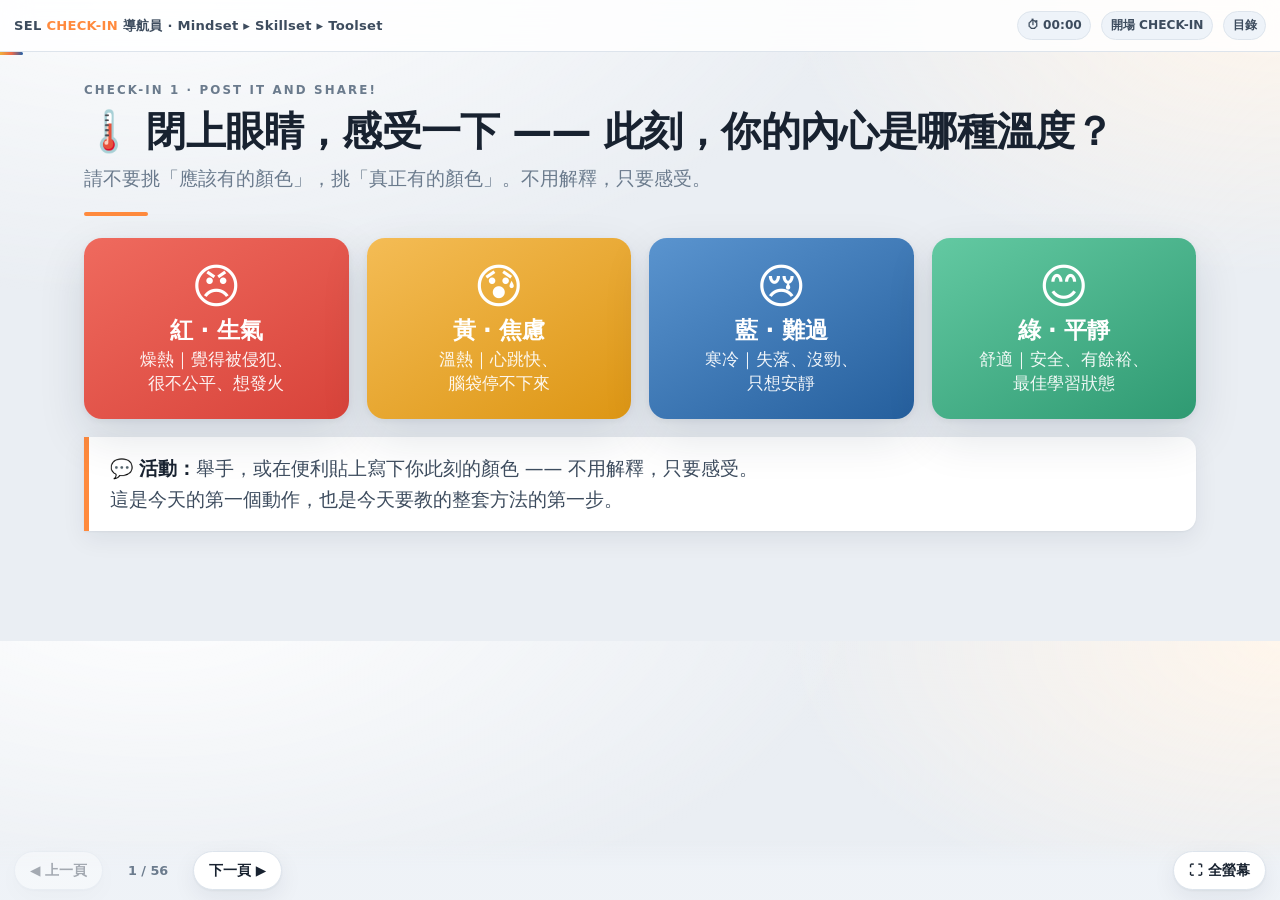
<file: index.html>
<!doctype html>
<html lang="zh-Hant">
<head>
<meta charset="utf-8">
<meta name="viewport" content="width=device-width,initial-scale=1,viewport-fit=cover">
<title>SEL Check-in 導航員 ｜ 鹿場國小教師工作坊（Mindset · Skillset · Toolset · 3 小時）</title>
<meta name="description" content="辰光國小 陳彥揚校長 · SEL Check-in 三小時教師工作坊：狀態先於內容、四大膠囊、COMBO 組合技、兩個分組小遊戲。">
<link rel="stylesheet" href="assets/style.css">
<style>
/* ===== 簡報骨架 ===== */
.topbar{position:fixed;inset:0 0 auto 0;height:52px;z-index:60;display:flex;align-items:center;
  gap:10px;padding:0 14px;background:rgba(255,255,255,.82);backdrop-filter:blur(14px);
  border-bottom:1px solid var(--line)}
.bar-title{font-weight:800;font-size:.82rem;letter-spacing:.02em;color:var(--ink2);white-space:nowrap;
  overflow:hidden;text-overflow:ellipsis}
.bar-title b{color:var(--dawn)}
.spacer{flex:1}
.chip{font-size:.76rem;font-weight:800;padding:.32em .7em;border-radius:999px;background:#eef3f9;
  color:var(--ink2);border:1px solid var(--line);cursor:pointer;white-space:nowrap}
.chip.live{background:var(--ink);color:#fff;border-color:var(--ink)}
.chip.warn{background:#fdece7;color:var(--relate-d);border-color:#f6c9bc}
.progress{position:fixed;top:52px;left:0;height:3px;background:linear-gradient(90deg,var(--energy),var(--relate),var(--mindful));
  z-index:61;transition:width .25s ease;border-radius:0 3px 3px 0}
.deck{padding-top:52px}
.slide{display:none;padding:clamp(18px,3.2vh,40px) 0 110px;animation:fade .32s ease both}
.slide.on{display:block}
@keyframes fade{from{opacity:0;transform:translateY(10px)}to{opacity:1;transform:none}}
.navbar{position:fixed;left:0;right:0;bottom:0;z-index:60;display:flex;align-items:center;gap:10px;
  padding:10px 14px calc(10px + env(safe-area-inset-bottom));
  background:linear-gradient(to top,rgba(238,242,247,.97) 55%,rgba(238,242,247,0));}
.nav-b{appearance:none;border:1px solid var(--line);background:#fff;color:var(--ink);cursor:pointer;
  font:inherit;font-weight:800;font-size:.85rem;border-radius:999px;padding:.55em 1.1em;box-shadow:var(--sh)}
.nav-b:disabled{opacity:.35;cursor:default}
.pageno{font-size:.8rem;font-weight:800;color:var(--muted);min-width:70px;text-align:center}

/* ===== 版面元件 ===== */
.eyebrow{font-size:.74rem;font-weight:900;letter-spacing:.18em;color:var(--muted);text-transform:uppercase;margin-bottom:.5em}
.h-slide{font-size:clamp(1.5rem,2.6vw + .5rem,2.5rem);font-weight:900;letter-spacing:-.02em}
.sub{color:var(--muted);font-size:.94em;margin-top:.35em;max-width:70ch}
.rule{height:4px;width:64px;border-radius:99px;background:var(--dawn);margin:.9em 0 1.1em}
.lead{font-size:1.06em;color:var(--ink2)}
.kicker{display:flex;align-items:baseline;gap:.6em;flex-wrap:wrap;margin-bottom:.2em}
.note{margin-top:clamp(14px,2vh,22px);background:#fff;border-left:5px solid var(--dawn);
  border-radius:0 14px 14px 0;padding:.85em 1.1em;box-shadow:var(--sh);font-size:.94em;color:var(--ink2)}
.note.blue{border-left-color:var(--mindful)} .note.green{border-left-color:var(--reflect)}
.note b{color:var(--ink)}
.cap{font-size:.78em;color:var(--muted);margin-top:.5em;text-align:center}

/* 色卡 */
.qc{border-radius:var(--r);padding:clamp(14px,1.8vw,22px);box-shadow:var(--sh);background:#fff;
  border-top:6px solid var(--line);position:relative;overflow:hidden}
.qc h4{font-size:1.05em;margin-bottom:.35em;display:flex;align-items:center;gap:.45em}
.qc .ico{width:1.9em;height:1.9em;border-radius:50%;display:grid;place-items:center;color:#fff;font-size:.85em;flex:none}
.qc p{font-size:.9em;color:var(--ink2);margin:0 0 .4em}
.qc .use{font-size:.82em;font-weight:700;border-radius:10px;padding:.45em .7em;margin-top:.55em}
.qc.energy{border-top-color:var(--energy)} .qc.energy .ico{background:var(--energy)} .qc.energy .use{background:#fdf3e0;color:var(--energy-d)}
.qc.mindful{border-top-color:var(--mindful)} .qc.mindful .ico{background:var(--mindful)} .qc.mindful .use{background:#e7eff8;color:var(--mindful-d)}
.qc.reflect{border-top-color:var(--reflect)} .qc.reflect .ico{background:var(--reflect)} .qc.reflect .use{background:#e4f6ee;color:var(--reflect-d)}
.qc.relate{border-top-color:var(--relate)} .qc.relate .ico{background:var(--relate)} .qc.relate .use{background:#fdece7;color:var(--relate-d)}

/* 步驟 */
.steps{display:grid;gap:12px;grid-template-columns:repeat(4,minmax(0,1fr))}
@media(max-width:860px){.steps{grid-template-columns:1fr}}
.step{background:#fff;border-radius:var(--r);padding:1em 1.05em;box-shadow:var(--sh);position:relative}
.step .n{font-size:.72rem;font-weight:900;letter-spacing:.1em;color:#fff;background:var(--ink);
  border-radius:999px;padding:.15em .7em;display:inline-block;margin-bottom:.5em}
.step h4{font-size:1em;margin-bottom:.3em}
.step p{font-size:.86em;color:var(--ink2);margin:0}
.step .say{margin-top:.5em;font-size:.84em;background:#f2f6fa;border-radius:10px;padding:.45em .65em;color:var(--mindful-d);font-weight:600}

/* 顏色 check-in */
.colors{display:grid;grid-template-columns:repeat(4,minmax(0,1fr));gap:clamp(10px,1.6vw,18px)}
@media(max-width:720px){.colors{grid-template-columns:repeat(2,1fr)}}
.col{border-radius:var(--r);padding:clamp(14px,2vw,24px);color:#fff;text-align:center;box-shadow:var(--sh-lg)}
.col .e{font-size:clamp(2rem,4vw,3rem);line-height:1}
.col h4{font-size:1.15em;margin:.25em 0 .1em}
.col small{opacity:.92;font-size:.84em;display:block;line-height:1.45}
.col.r{background:linear-gradient(150deg,#ef6a5e,#d8433a)}
.col.y{background:linear-gradient(150deg,#f4bc55,#dd9614)}
.col.b{background:linear-gradient(150deg,#5a94cf,#255f9d)}
.col.g{background:linear-gradient(150deg,#63c9a2,#2f9a72)}

/* 情緒溫度計示意圖 */
.thermo-wrap{display:flex;justify-content:center;padding:.6em 0 .2em}
.thermo{width:min(150px,40vw);border-radius:28px;overflow:hidden;box-shadow:var(--sh-lg);
  display:flex;flex-direction:column;background:#fff}
.ts{flex:1;display:flex;align-items:center;justify-content:center;color:#fff;font-weight:800;
  font-size:.86em;padding:1.1em .5em;text-align:center}

/* 時間軸 */
.tl{position:relative;padding-left:26px}
.tl:before{content:"";position:absolute;left:8px;top:6px;bottom:6px;width:2px;background:var(--line)}
.tl-i{position:relative;margin-bottom:.85em}
.tl-i:before{content:"";position:absolute;left:-22px;top:.55em;width:11px;height:11px;border-radius:50%;
  background:#fff;border:3px solid var(--dawn)}
.tl-i b{display:block;font-size:.95em}
.tl-i span{font-size:.86em;color:var(--muted)}

/* 大 QR 頁 */
.qrpage{display:grid;grid-template-columns:auto 1fr;gap:clamp(18px,3vw,44px);align-items:center}
@media(max-width:820px){.qrpage{grid-template-columns:1fr}}
.qrbox{background:#fff;padding:clamp(14px,2vw,22px);border-radius:22px;box-shadow:var(--sh-lg);display:grid;place-items:center;gap:10px}
.qrbox .u{font-size:.78rem;font-weight:800;color:var(--muted);word-break:break-all;text-align:center;max-width:280px}
.qrbox a.go{font-size:.82rem;font-weight:800;text-decoration:none;background:var(--ink);color:#fff;
  padding:.5em 1.2em;border-radius:999px}
.linkgrid{display:grid;gap:clamp(12px,1.6vw,18px);grid-template-columns:repeat(2,minmax(0,1fr))}
@media(max-width:820px){.linkgrid{grid-template-columns:1fr}}
.linkcard{background:#fff;border-radius:var(--r);box-shadow:var(--sh);padding:clamp(12px,1.6vw,18px);
  display:grid;grid-template-columns:auto 1fr;gap:clamp(12px,1.6vw,18px);align-items:center;border-top:5px solid var(--line)}
.linkcard .qrimg canvas{display:block}
.linkcard h4{font-size:1.02em;margin-bottom:.25em;display:flex;gap:.4em;align-items:center}
.linkcard .n{font-size:.72rem;font-weight:900;color:#fff;border-radius:999px;padding:.15em .6em;background:var(--ink);flex:none}
.linkcard p{font-size:.88em;color:var(--ink2);margin:0 0 .4em}
.linkcard .u{font-size:.72rem;font-weight:700;color:var(--muted);word-break:break-all;line-height:1.4}
.linkcard a.go{display:inline-block;margin-top:.45em;font-size:.78rem;font-weight:800;text-decoration:none;
  background:var(--ink);color:#fff;padding:.4em 1em;border-radius:999px}
.linkcard.e{border-top-color:var(--energy)} .linkcard.e .n{background:var(--energy-d)}
.linkcard.m{border-top-color:var(--mindful)} .linkcard.m .n{background:var(--mindful)}
.linkcard.g{border-top-color:var(--reflect)} .linkcard.g .n{background:var(--reflect-d)}
.linkcard.r{border-top-color:var(--relate)} .linkcard.r .n{background:var(--relate-d)}
@media(max-width:520px){.linkcard{grid-template-columns:1fr;justify-items:center;text-align:center}}
.bul{margin:0;padding-left:1.15em}
.bul li{margin-bottom:.4em;font-size:.94em;color:var(--ink2)}
.bul li b{color:var(--ink)}

/* 分隔頁 */
.divider{min-height:62vh;display:grid;place-content:center;text-align:center}
.divider .num{font-size:clamp(4rem,12vw,9rem);font-weight:900;color:#fff;
  text-shadow:0 6px 30px rgba(24,34,48,.14);letter-spacing:-.04em;line-height:.9}
.divider h2{font-size:clamp(1.8rem,4vw,3.2rem);font-weight:900;margin:.1em 0 .2em}
.divider p{color:var(--muted);max-width:60ch;margin:0 auto}
.divider .time{margin-top:1.2em;font-weight:800;color:var(--ink2);font-size:.95em}

/* 目錄 */
.menu{position:fixed;inset:0;z-index:80;background:rgba(20,30,44,.55);backdrop-filter:blur(6px);display:none}
.menu.on{display:block}
.menu-in{position:absolute;inset:auto 0 0 0;max-height:82vh;overflow:auto;background:var(--bg2);
  border-radius:22px 22px 0 0;padding:18px 16px calc(24px + env(safe-area-inset-bottom))}
.menu-in h3{font-size:1rem;margin-bottom:.7em}
.mrow{display:flex;gap:.6em;align-items:baseline;padding:.5em .6em;border-radius:10px;cursor:pointer;font-size:.9em}
.mrow:hover{background:#e8eef6}
.mrow.cur{background:var(--ink);color:#fff}
.mrow .mi{font-size:.75em;font-weight:900;color:var(--muted);min-width:2.2em}
.mrow.cur .mi{color:#cbd6e3}
.mrow .mt{font-size:.72em;color:var(--muted);margin-left:auto;white-space:nowrap}
.mrow.cur .mt{color:#cbd6e3}
.mrow.sec{font-weight:900;background:#e3eaf3}
.mrow.sec.cur{background:var(--ink)}
.print-hide{}
@media print{.topbar,.navbar,.progress,.menu{display:none!important}.slide{display:block!important;page-break-after:always}}
</style>
</head>
<body>

<div class="topbar">
  <div class="bar-title">SEL <b>CHECK-IN</b> 導航員 · Mindset ▸ Skillset ▸ Toolset</div>
  <div class="spacer"></div>
  <div class="chip" id="clock" title="點一下開始／暫停 3 小時計時">⏱ 00:00</div>
  <div class="chip" id="segchip" title="目前段落">開場</div>
  <div class="chip" id="menubtn">目錄</div>
</div>
<div class="progress" id="prog" style="width:0"></div>

<main class="deck" id="deck"></main>

<div class="navbar">
  <button class="nav-b" id="prev">◀ 上一頁</button>
  <div class="pageno" id="pageno">1 / 1</div>
  <button class="nav-b" id="next">下一頁 ▶</button>
  <div class="spacer"></div>
  <button class="nav-b" id="fs">⛶ 全螢幕</button>
</div>

<div class="menu" id="menu"><div class="menu-in"><h3>投影目錄 · 點選跳頁</h3><div id="mlist"></div></div></div>

<script src="assets/qr.js"></script>
<script src="assets/slides.js"></script>
<script>
(function(){
  var deck=document.getElementById('deck'), i=0, N=0;
  // 產生所有投影片
  deck.innerHTML = SLIDES.map(function(s,k){
    return '<section class="slide" data-i="'+k+'"><div class="wrap">'+s.html+'</div></section>';
  }).join('');
  var els=[].slice.call(deck.querySelectorAll('.slide')); N=els.length;

  // 目錄
  document.getElementById('mlist').innerHTML = SLIDES.map(function(s,k){
    return '<div class="mrow'+(s.sec?' sec':'')+'" data-k="'+k+'"><span class="mi">'+(k+1)+'</span><span>'+s.t+'</span><span class="mt">'+(s.time||'')+'</span></div>';
  }).join('');

  function show(k,push){
    k=Math.max(0,Math.min(N-1,k)); i=k;
    els.forEach(function(e,n){e.classList.toggle('on',n===k);});
    document.getElementById('pageno').textContent=(k+1)+' / '+N;
    document.getElementById('prog').style.width=((k+1)/N*100)+'%';
    document.getElementById('prev').disabled=(k===0);
    document.getElementById('next').disabled=(k===N-1);
    document.getElementById('segchip').textContent=SLIDES[k].part||'—';
    [].forEach.call(document.querySelectorAll('.mrow'),function(r){r.classList.toggle('cur',+r.dataset.k===k);});
    window.scrollTo(0,0);
    if(push!==false) history.replaceState(null,'','#s'+(k+1));
    // lazy QR（一頁可有多個）
    [].forEach.call(els[k].querySelectorAll('[data-qr]'),function(box){
      if(!box.dataset.done) drawQR(box);
    });
  }
  function baseURL(){
    var u=location.href.split('#')[0];
    return u.replace(/[^/]*$/,'');
  }
  function drawQR(box){
    var target=box.dataset.qr;
    var url = /^https?:/.test(target) ? target : baseURL()+target;
    var holder=box.querySelector('.qrimg');
    var base = box.dataset.size ? +box.dataset.size
             : Math.min(300, Math.max(190, window.innerWidth*0.42));
    QR.render(holder,url,{size:base});
    var u=box.querySelector('.u'); if(u) u.textContent=url.replace(/^https?:\/\//,'');
    var a=box.querySelector('a.go'); if(a) a.href=url;
    box.dataset.done='1';
  }
  document.getElementById('prev').onclick=function(){show(i-1);};
  document.getElementById('next').onclick=function(){show(i+1);};
  document.getElementById('menubtn').onclick=function(){document.getElementById('menu').classList.add('on');};
  document.getElementById('menu').onclick=function(e){
    var r=e.target.closest('.mrow');
    if(r){show(+r.dataset.k);}
    if(r||e.target.id==='menu') document.getElementById('menu').classList.remove('on');
  };
  document.getElementById('fs').onclick=function(){
    if(document.fullscreenElement) document.exitFullscreen();
    else document.documentElement.requestFullscreen&&document.documentElement.requestFullscreen();
  };
  document.addEventListener('keydown',function(e){
    if(e.target.matches('input,textarea')) return;
    if(e.key==='ArrowRight'||e.key==='PageDown'||e.key===' '){show(i+1);e.preventDefault();}
    if(e.key==='ArrowLeft'||e.key==='PageUp'){show(i-1);e.preventDefault();}
    if(e.key==='Home')show(0); if(e.key==='End')show(N-1);
    if(e.key==='m'||e.key==='M')document.getElementById('menu').classList.toggle('on');
  });
  var sx=0,sy=0;
  document.addEventListener('touchstart',function(e){sx=e.touches[0].clientX;sy=e.touches[0].clientY;},{passive:true});
  document.addEventListener('touchend',function(e){
    var dx=e.changedTouches[0].clientX-sx, dy=e.changedTouches[0].clientY-sy;
    if(Math.abs(dx)>70&&Math.abs(dx)>Math.abs(dy)*1.7){ show(dx<0?i+1:i-1); }
  },{passive:true});

  // 計時器
  var t0=null, acc=0, tick=null;
  function fmt(ms){var s=Math.floor(ms/1000);return String(Math.floor(s/60)).padStart(2,'0')+':'+String(s%60).padStart(2,'0');}
  var clock=document.getElementById('clock');
  clock.onclick=function(){
    if(tick){clearInterval(tick);tick=null;acc+=Date.now()-t0;clock.classList.remove('live');}
    else{t0=Date.now();clock.classList.add('live');
      tick=setInterval(function(){
        var ms=acc+(Date.now()-t0); clock.textContent='⏱ '+fmt(ms);
        clock.classList.toggle('warn', ms>180*60*1000);
      },1000);}
  };
  clock.ondblclick=function(){acc=0;t0=Date.now();clock.textContent='⏱ 00:00';};

  var h=(location.hash.match(/#s(\d+)/)||[])[1];
  show(h?(+h-1):0,false);
})();
</script>
</body>
</html>
</file>
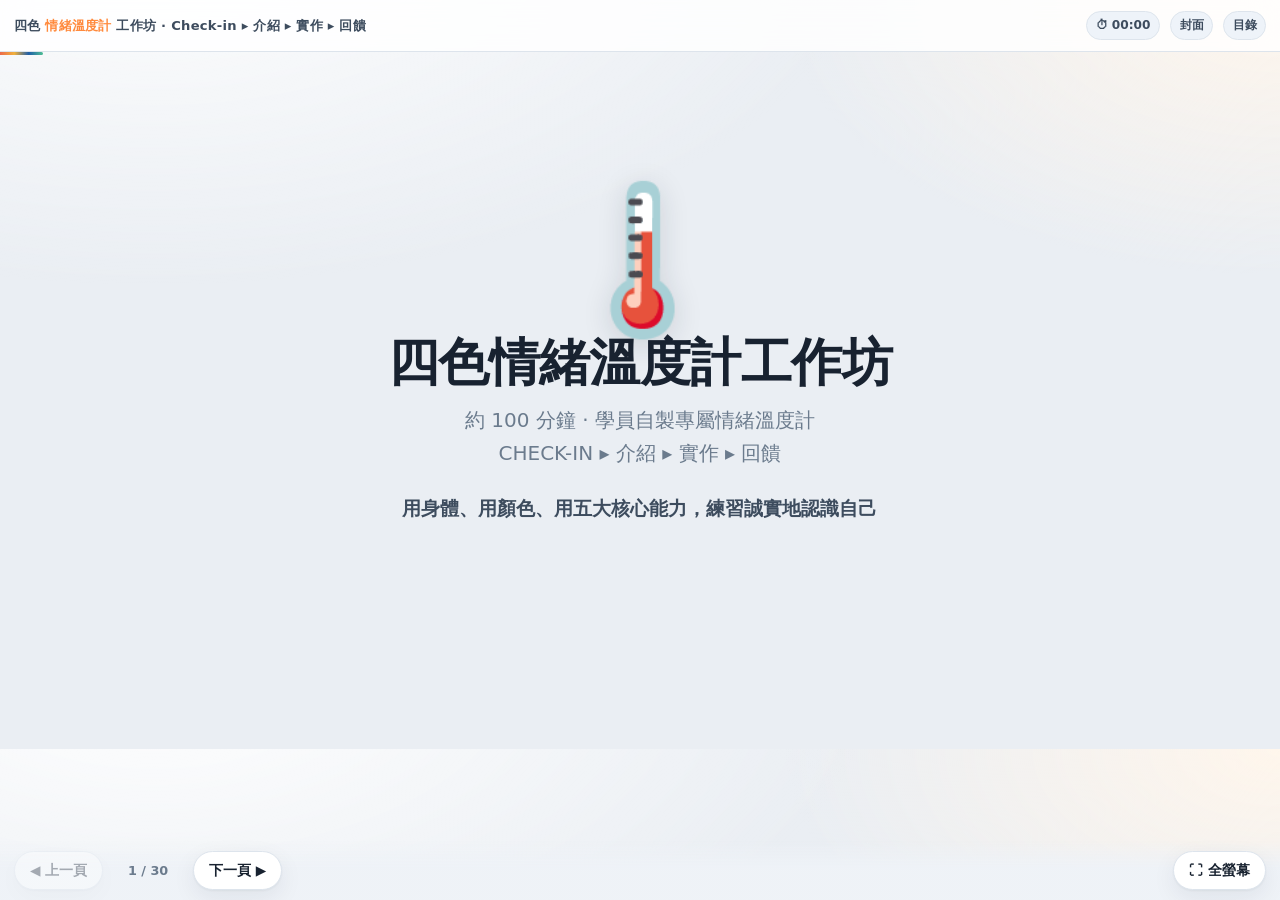
<file: 4colors/index.html>
<!doctype html>
<html lang="zh-Hant">
<head>
<meta charset="utf-8">
<meta name="viewport" content="width=device-width,initial-scale=1,viewport-fit=cover">
<title>四色情緒溫度計工作坊 ｜ 約 100 分鐘（Check-in · 介紹 · 實作 · 回饋）</title>
<meta name="description" content="約 100 分鐘四色情緒溫度計工作坊：CASEL 五大核心能力、命名情緒的心理學原理、身體訊號覺察、四色情緒語言、學員動手製作專屬情緒溫度計、社會覺察加碼活動、回饋收尾。獨立於主課程，可單獨連結使用。">
<link rel="stylesheet" href="assets/style.css">
<style>
/* ===== 簡報骨架（沿用 SEL Check-in 導航員的版型系統）===== */
.topbar{position:fixed;inset:0 0 auto 0;height:52px;z-index:60;display:flex;align-items:center;
  gap:10px;padding:0 14px;background:rgba(255,255,255,.82);backdrop-filter:blur(14px);
  border-bottom:1px solid var(--line)}
.bar-title{font-weight:800;font-size:.82rem;letter-spacing:.02em;color:var(--ink2);white-space:nowrap;
  overflow:hidden;text-overflow:ellipsis}
.bar-title b{color:var(--dawn)}
.spacer{flex:1}
.chip{font-size:.76rem;font-weight:800;padding:.32em .7em;border-radius:999px;background:#eef3f9;
  color:var(--ink2);border:1px solid var(--line);cursor:pointer;white-space:nowrap}
.chip.live{background:var(--ink);color:#fff;border-color:var(--ink)}
.chip.warn{background:#fdece7;color:var(--relate-d);border-color:#f6c9bc}
.progress{position:fixed;top:52px;left:0;height:3px;background:linear-gradient(90deg,var(--relate),var(--energy),var(--mindful),var(--reflect));
  z-index:61;transition:width .25s ease;border-radius:0 3px 3px 0}
.deck{padding-top:52px}
.slide{display:none;padding:clamp(18px,3.2vh,40px) 0 110px;animation:fade .32s ease both}
.slide.on{display:block}
@keyframes fade{from{opacity:0;transform:translateY(10px)}to{opacity:1;transform:none}}
.navbar{position:fixed;left:0;right:0;bottom:0;z-index:60;display:flex;align-items:center;gap:10px;
  padding:10px 14px calc(10px + env(safe-area-inset-bottom));
  background:linear-gradient(to top,rgba(238,242,247,.97) 55%,rgba(238,242,247,0));}
.nav-b{appearance:none;border:1px solid var(--line);background:#fff;color:var(--ink);cursor:pointer;
  font:inherit;font-weight:800;font-size:.85rem;border-radius:999px;padding:.55em 1.1em;box-shadow:var(--sh)}
.nav-b:disabled{opacity:.35;cursor:default}
.pageno{font-size:.8rem;font-weight:800;color:var(--muted);min-width:70px;text-align:center}

/* ===== 版面元件 ===== */
.eyebrow{font-size:.74rem;font-weight:900;letter-spacing:.18em;color:var(--muted);text-transform:uppercase;margin-bottom:.5em}
.h-slide{font-size:clamp(1.5rem,2.6vw + .5rem,2.5rem);font-weight:900;letter-spacing:-.02em}
.sub{color:var(--muted);font-size:.94em;margin-top:.35em;max-width:70ch}
.rule{height:4px;width:64px;border-radius:99px;background:var(--dawn);margin:.9em 0 1.1em}
.lead{font-size:1.06em;color:var(--ink2)}
.kicker{display:flex;align-items:baseline;gap:.6em;flex-wrap:wrap;margin-bottom:.2em}
.note{margin-top:clamp(14px,2vh,22px);background:#fff;border-left:5px solid var(--dawn);
  border-radius:0 14px 14px 0;padding:.85em 1.1em;box-shadow:var(--sh);font-size:.94em;color:var(--ink2)}
.note.blue{border-left-color:var(--mindful)} .note.green{border-left-color:var(--reflect)}
.note b{color:var(--ink)}
.cap{font-size:.78em;color:var(--muted);margin-top:.5em;text-align:center}

/* 色卡 */
.qc{border-radius:var(--r);padding:clamp(14px,1.8vw,22px);box-shadow:var(--sh);background:#fff;
  border-top:6px solid var(--line);position:relative;overflow:hidden}
.qc h4{font-size:1.05em;margin-bottom:.35em;display:flex;align-items:center;gap:.45em}
.qc .ico{width:1.9em;height:1.9em;border-radius:50%;display:grid;place-items:center;color:#fff;font-size:.85em;flex:none}
.qc p{font-size:.9em;color:var(--ink2);margin:0 0 .4em}
.qc .use{font-size:.82em;font-weight:700;border-radius:10px;padding:.45em .7em;margin-top:.55em}
.qc.energy{border-top-color:var(--energy)} .qc.energy .ico{background:var(--energy)} .qc.energy .use{background:#fdf3e0;color:var(--energy-d)}
.qc.mindful{border-top-color:var(--mindful)} .qc.mindful .ico{background:var(--mindful)} .qc.mindful .use{background:#e7eff8;color:var(--mindful-d)}
.qc.reflect{border-top-color:var(--reflect)} .qc.reflect .ico{background:var(--reflect)} .qc.reflect .use{background:#e4f6ee;color:var(--reflect-d)}
.qc.relate{border-top-color:var(--relate)} .qc.relate .ico{background:var(--relate)} .qc.relate .use{background:#fdece7;color:var(--relate-d)}
.qc.neutral{border-top-color:var(--dawn)} .qc.neutral .ico{background:var(--dawn)} .qc.neutral .use{background:#fff3ea;color:#b9601c}

/* 步驟 */
.steps{display:grid;gap:12px;grid-template-columns:repeat(4,minmax(0,1fr))}
@media(max-width:860px){.steps{grid-template-columns:1fr}}
.step{background:#fff;border-radius:var(--r);padding:1em 1.05em;box-shadow:var(--sh);position:relative}
.step .n{font-size:.72rem;font-weight:900;letter-spacing:.1em;color:#fff;background:var(--ink);
  border-radius:999px;padding:.15em .7em;display:inline-block;margin-bottom:.5em}
.step h4{font-size:1em;margin-bottom:.3em}
.step p{font-size:.86em;color:var(--ink2);margin:0}
.step .say{margin-top:.5em;font-size:.84em;background:#f2f6fa;border-radius:10px;padding:.45em .65em;color:var(--mindful-d);font-weight:600}

/* 顏色 check-in */
.colors{display:grid;grid-template-columns:repeat(4,minmax(0,1fr));gap:clamp(10px,1.6vw,18px)}
@media(max-width:720px){.colors{grid-template-columns:repeat(2,1fr)}}
.col{border-radius:var(--r);padding:clamp(14px,2vw,24px);color:#fff;text-align:center;box-shadow:var(--sh-lg)}
.col .e{font-size:clamp(2rem,4vw,3rem);line-height:1}
.col h4{font-size:1.15em;margin:.25em 0 .1em}
.col small{opacity:.92;font-size:.84em;display:block;line-height:1.45}
.col.r{background:linear-gradient(150deg,#ef6a5e,#d8433a)}
.col.y{background:linear-gradient(150deg,#f4bc55,#dd9614)}
.col.b{background:linear-gradient(150deg,#5a94cf,#255f9d)}
.col.g{background:linear-gradient(150deg,#63c9a2,#2f9a72)}

/* 情緒溫度計示意圖 */
.thermo-wrap{display:flex;justify-content:center;padding:.6em 0 .2em}
.thermo{width:min(150px,40vw);border-radius:28px;overflow:hidden;box-shadow:var(--sh-lg);
  display:flex;flex-direction:column;background:#fff}
.ts{flex:1;display:flex;align-items:center;justify-content:center;color:#fff;font-weight:800;
  font-size:.86em;padding:1.1em .5em;text-align:center}

/* 時間軸 */
.tl{position:relative;padding-left:26px}
.tl:before{content:"";position:absolute;left:8px;top:6px;bottom:6px;width:2px;background:var(--line)}
.tl-i{position:relative;margin-bottom:.85em}
.tl-i:before{content:"";position:absolute;left:-22px;top:.55em;width:11px;height:11px;border-radius:50%;
  background:#fff;border:3px solid var(--dawn)}
.tl-i b{display:block;font-size:.95em}
.tl-i span{font-size:.86em;color:var(--muted)}

/* 大 QR 頁 */
.qrpage{display:grid;grid-template-columns:auto 1fr;gap:clamp(18px,3vw,44px);align-items:center}
@media(max-width:820px){.qrpage{grid-template-columns:1fr}}
.qrbox{background:#fff;padding:clamp(14px,2vw,22px);border-radius:22px;box-shadow:var(--sh-lg);display:grid;place-items:center;gap:10px}
.qrbox .u{font-size:.78rem;font-weight:800;color:var(--muted);word-break:break-all;text-align:center;max-width:280px}
.qrbox a.go{font-size:.82rem;font-weight:800;text-decoration:none;background:var(--ink);color:#fff;
  padding:.5em 1.2em;border-radius:999px}
.bul{margin:0;padding-left:1.15em}
.bul li{margin-bottom:.4em;font-size:.94em;color:var(--ink2)}
.bul li b{color:var(--ink)}

/* 分隔頁 */
.divider{min-height:62vh;display:grid;place-content:center;text-align:center}
.divider .num{font-size:clamp(4rem,12vw,9rem);font-weight:900;color:#fff;
  text-shadow:0 6px 30px rgba(24,34,48,.14);letter-spacing:-.04em;line-height:.9}
.divider h2{font-size:clamp(1.8rem,4vw,3.2rem);font-weight:900;margin:.1em 0 .2em}
.divider p{color:var(--muted);max-width:60ch;margin:0 auto}
.divider .time{margin-top:1.2em;font-weight:800;color:var(--ink2);font-size:.95em}

/* 目錄 */
.menu{position:fixed;inset:0;z-index:80;background:rgba(20,30,44,.55);backdrop-filter:blur(6px);display:none}
.menu.on{display:block}
.menu-in{position:absolute;inset:auto 0 0 0;max-height:82vh;overflow:auto;background:var(--bg2);
  border-radius:22px 22px 0 0;padding:18px 16px calc(24px + env(safe-area-inset-bottom))}
.menu-in h3{font-size:1rem;margin-bottom:.7em}
.mrow{display:flex;gap:.6em;align-items:baseline;padding:.5em .6em;border-radius:10px;cursor:pointer;font-size:.9em}
.mrow:hover{background:#e8eef6}
.mrow.cur{background:var(--ink);color:#fff}
.mrow .mi{font-size:.75em;font-weight:900;color:var(--muted);min-width:2.2em}
.mrow.cur .mi{color:#cbd6e3}
.mrow .mt{font-size:.72em;color:var(--muted);margin-left:auto;white-space:nowrap}
.mrow.cur .mt{color:#cbd6e3}
.mrow.sec{font-weight:900;background:#e3eaf3}
.mrow.sec.cur{background:var(--ink)}
@media print{.topbar,.navbar,.progress,.menu{display:none!important}.slide{display:block!important;page-break-after:always}}
</style>
</head>
<body>

<div class="topbar">
  <div class="bar-title">四色 <b>情緒溫度計</b> 工作坊 · Check-in ▸ 介紹 ▸ 實作 ▸ 回饋</div>
  <div class="spacer"></div>
  <div class="chip" id="clock" title="點一下開始／暫停 100 分鐘計時">⏱ 00:00</div>
  <div class="chip" id="segchip" title="目前段落">開場</div>
  <div class="chip" id="menubtn">目錄</div>
</div>
<div class="progress" id="prog" style="width:0"></div>

<main class="deck" id="deck"></main>

<div class="navbar">
  <button class="nav-b" id="prev">◀ 上一頁</button>
  <div class="pageno" id="pageno">1 / 1</div>
  <button class="nav-b" id="next">下一頁 ▶</button>
  <div class="spacer"></div>
  <button class="nav-b" id="fs">⛶ 全螢幕</button>
</div>

<div class="menu" id="menu"><div class="menu-in"><h3>投影目錄 · 點選跳頁</h3><div id="mlist"></div></div></div>

<script src="assets/qr.js"></script>
<script src="assets/slides.js"></script>
<script>
(function(){
  var deck=document.getElementById('deck'), i=0, N=0;
  // 產生所有投影片
  deck.innerHTML = SLIDES.map(function(s,k){
    return '<section class="slide" data-i="'+k+'"><div class="wrap">'+s.html+'</div></section>';
  }).join('');
  var els=[].slice.call(deck.querySelectorAll('.slide')); N=els.length;

  // 目錄
  document.getElementById('mlist').innerHTML = SLIDES.map(function(s,k){
    return '<div class="mrow'+(s.sec?' sec':'')+'" data-k="'+k+'"><span class="mi">'+(k+1)+'</span><span>'+s.t+'</span><span class="mt">'+(s.time||'')+'</span></div>';
  }).join('');

  function show(k,push){
    k=Math.max(0,Math.min(N-1,k)); i=k;
    els.forEach(function(e,n){e.classList.toggle('on',n===k);});
    document.getElementById('pageno').textContent=(k+1)+' / '+N;
    document.getElementById('prog').style.width=((k+1)/N*100)+'%';
    document.getElementById('prev').disabled=(k===0);
    document.getElementById('next').disabled=(k===N-1);
    document.getElementById('segchip').textContent=SLIDES[k].part||'—';
    [].forEach.call(document.querySelectorAll('.mrow'),function(r){r.classList.toggle('cur',+r.dataset.k===k);});
    window.scrollTo(0,0);
    if(push!==false) history.replaceState(null,'','#s'+(k+1));
    // lazy QR（一頁可有多個）
    [].forEach.call(els[k].querySelectorAll('[data-qr]'),function(box){
      if(!box.dataset.done) drawQR(box);
    });
  }
  function baseURL(){
    var u=location.href.split('#')[0];
    return u.replace(/[^/]*$/,'');
  }
  function drawQR(box){
    var target=box.dataset.qr;
    var url = /^https?:/.test(target) ? target : baseURL()+target;
    var holder=box.querySelector('.qrimg');
    var base = box.dataset.size ? +box.dataset.size
             : Math.min(300, Math.max(190, window.innerWidth*0.42));
    QR.render(holder,url,{size:base});
    var u=box.querySelector('.u'); if(u) u.textContent=url.replace(/^https?:\/\//,'');
    var a=box.querySelector('a.go'); if(a) a.href=url;
    box.dataset.done='1';
  }
  document.getElementById('prev').onclick=function(){show(i-1);};
  document.getElementById('next').onclick=function(){show(i+1);};
  document.getElementById('menubtn').onclick=function(){document.getElementById('menu').classList.add('on');};
  document.getElementById('menu').onclick=function(e){
    var r=e.target.closest('.mrow');
    if(r){show(+r.dataset.k);}
    if(r||e.target.id==='menu') document.getElementById('menu').classList.remove('on');
  };
  document.getElementById('fs').onclick=function(){
    if(document.fullscreenElement) document.exitFullscreen();
    else document.documentElement.requestFullscreen&&document.documentElement.requestFullscreen();
  };
  document.addEventListener('keydown',function(e){
    if(e.target.matches('input,textarea')) return;
    if(e.key==='ArrowRight'||e.key==='PageDown'||e.key===' '){show(i+1);e.preventDefault();}
    if(e.key==='ArrowLeft'||e.key==='PageUp'){show(i-1);e.preventDefault();}
    if(e.key==='Home')show(0); if(e.key==='End')show(N-1);
    if(e.key==='m'||e.key==='M')document.getElementById('menu').classList.toggle('on');
  });
  var sx=0,sy=0;
  document.addEventListener('touchstart',function(e){sx=e.touches[0].clientX;sy=e.touches[0].clientY;},{passive:true});
  document.addEventListener('touchend',function(e){
    var dx=e.changedTouches[0].clientX-sx, dy=e.changedTouches[0].clientY-sy;
    if(Math.abs(dx)>70&&Math.abs(dx)>Math.abs(dy)*1.7){ show(dx<0?i+1:i-1); }
  },{passive:true});

  // 計時器（約 100 分鐘課程，超過即提示）
  var t0=null, acc=0, tick=null;
  function fmt(ms){var s=Math.floor(ms/1000);return String(Math.floor(s/60)).padStart(2,'0')+':'+String(s%60).padStart(2,'0');}
  var clock=document.getElementById('clock');
  clock.onclick=function(){
    if(tick){clearInterval(tick);tick=null;acc+=Date.now()-t0;clock.classList.remove('live');}
    else{t0=Date.now();clock.classList.add('live');
      tick=setInterval(function(){
        var ms=acc+(Date.now()-t0); clock.textContent='⏱ '+fmt(ms);
        clock.classList.toggle('warn', ms>100*60*1000);
      },1000);}
  };
  clock.ondblclick=function(){acc=0;t0=Date.now();clock.textContent='⏱ 00:00';};

  var h=(location.hash.match(/#s(\d+)/)||[])[1];
  show(h?(+h-1):0,false);
})();
</script>
</body>
</html>
</file>
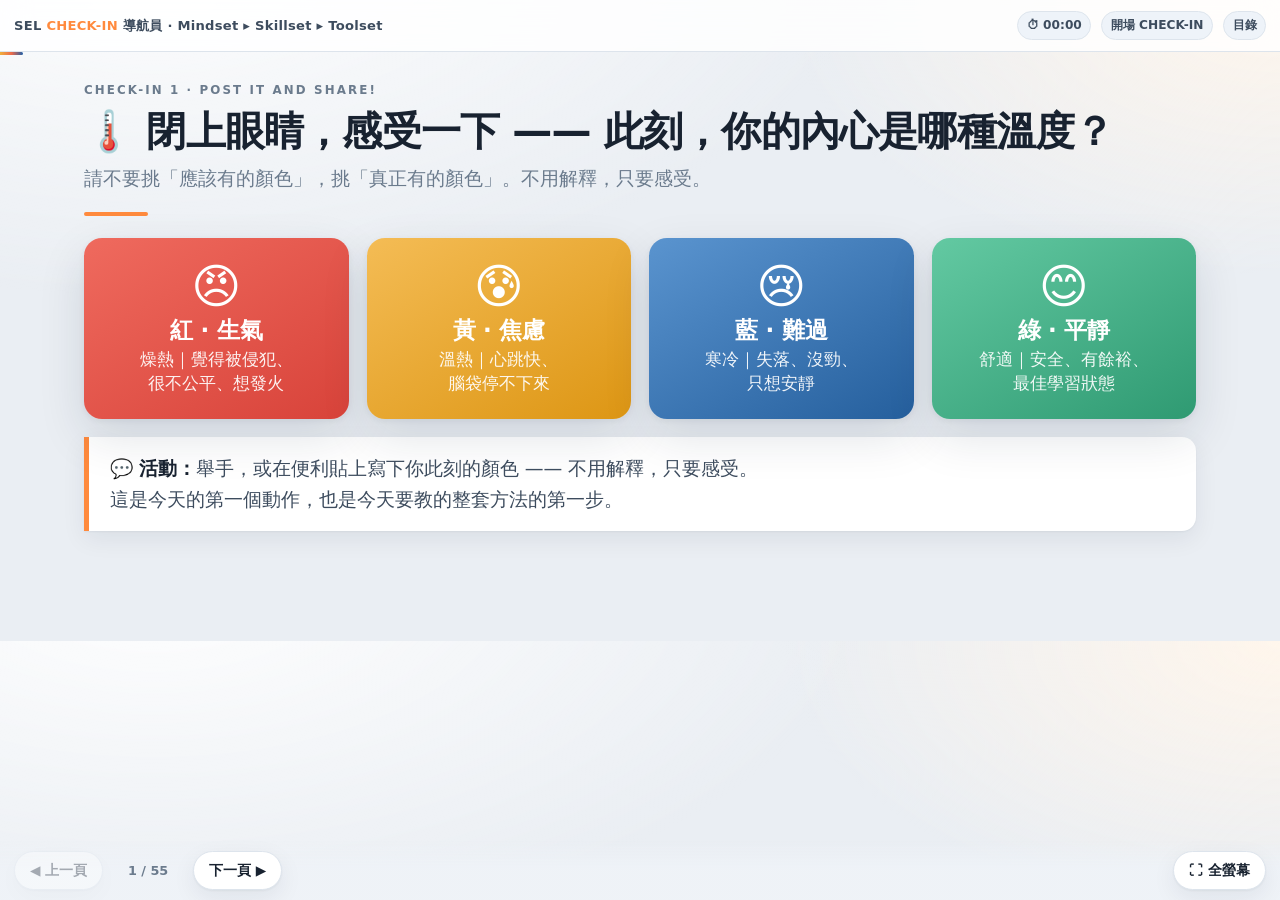
<file: sel-checkin/index.html>
<!doctype html>
<html lang="zh-Hant">
<head>
<meta charset="utf-8">
<meta name="viewport" content="width=device-width,initial-scale=1,viewport-fit=cover">
<title>SEL Check-in 導航員 ｜ 鹿場國小教師工作坊（Mindset · Skillset · Toolset · 3 小時）</title>
<meta name="description" content="辰光國小 陳彥揚校長 · SEL Check-in 三小時教師工作坊：狀態先於內容、四大膠囊、COMBO 組合技、兩個分組小遊戲。">
<link rel="stylesheet" href="assets/style.css">
<style>
/* ===== 簡報骨架 ===== */
.topbar{position:fixed;inset:0 0 auto 0;height:52px;z-index:60;display:flex;align-items:center;
  gap:10px;padding:0 14px;background:rgba(255,255,255,.82);backdrop-filter:blur(14px);
  border-bottom:1px solid var(--line)}
.bar-title{font-weight:800;font-size:.82rem;letter-spacing:.02em;color:var(--ink2);white-space:nowrap;
  overflow:hidden;text-overflow:ellipsis}
.bar-title b{color:var(--dawn)}
.spacer{flex:1}
.chip{font-size:.76rem;font-weight:800;padding:.32em .7em;border-radius:999px;background:#eef3f9;
  color:var(--ink2);border:1px solid var(--line);cursor:pointer;white-space:nowrap}
.chip.live{background:var(--ink);color:#fff;border-color:var(--ink)}
.chip.warn{background:#fdece7;color:var(--relate-d);border-color:#f6c9bc}
.progress{position:fixed;top:52px;left:0;height:3px;background:linear-gradient(90deg,var(--energy),var(--relate),var(--mindful));
  z-index:61;transition:width .25s ease;border-radius:0 3px 3px 0}
.deck{padding-top:52px}
.slide{display:none;padding:clamp(18px,3.2vh,40px) 0 110px;animation:fade .32s ease both}
.slide.on{display:block}
@keyframes fade{from{opacity:0;transform:translateY(10px)}to{opacity:1;transform:none}}
.navbar{position:fixed;left:0;right:0;bottom:0;z-index:60;display:flex;align-items:center;gap:10px;
  padding:10px 14px calc(10px + env(safe-area-inset-bottom));
  background:linear-gradient(to top,rgba(238,242,247,.97) 55%,rgba(238,242,247,0));}
.nav-b{appearance:none;border:1px solid var(--line);background:#fff;color:var(--ink);cursor:pointer;
  font:inherit;font-weight:800;font-size:.85rem;border-radius:999px;padding:.55em 1.1em;box-shadow:var(--sh)}
.nav-b:disabled{opacity:.35;cursor:default}
.pageno{font-size:.8rem;font-weight:800;color:var(--muted);min-width:70px;text-align:center}

/* ===== 版面元件 ===== */
.eyebrow{font-size:.74rem;font-weight:900;letter-spacing:.18em;color:var(--muted);text-transform:uppercase;margin-bottom:.5em}
.h-slide{font-size:clamp(1.5rem,2.6vw + .5rem,2.5rem);font-weight:900;letter-spacing:-.02em}
.sub{color:var(--muted);font-size:.94em;margin-top:.35em;max-width:70ch}
.rule{height:4px;width:64px;border-radius:99px;background:var(--dawn);margin:.9em 0 1.1em}
.lead{font-size:1.06em;color:var(--ink2)}
.kicker{display:flex;align-items:baseline;gap:.6em;flex-wrap:wrap;margin-bottom:.2em}
.note{margin-top:clamp(14px,2vh,22px);background:#fff;border-left:5px solid var(--dawn);
  border-radius:0 14px 14px 0;padding:.85em 1.1em;box-shadow:var(--sh);font-size:.94em;color:var(--ink2)}
.note.blue{border-left-color:var(--mindful)} .note.green{border-left-color:var(--reflect)}
.note b{color:var(--ink)}
.cap{font-size:.78em;color:var(--muted);margin-top:.5em;text-align:center}

/* 色卡 */
.qc{border-radius:var(--r);padding:clamp(14px,1.8vw,22px);box-shadow:var(--sh);background:#fff;
  border-top:6px solid var(--line);position:relative;overflow:hidden}
.qc h4{font-size:1.05em;margin-bottom:.35em;display:flex;align-items:center;gap:.45em}
.qc .ico{width:1.9em;height:1.9em;border-radius:50%;display:grid;place-items:center;color:#fff;font-size:.85em;flex:none}
.qc p{font-size:.9em;color:var(--ink2);margin:0 0 .4em}
.qc .use{font-size:.82em;font-weight:700;border-radius:10px;padding:.45em .7em;margin-top:.55em}
.qc.energy{border-top-color:var(--energy)} .qc.energy .ico{background:var(--energy)} .qc.energy .use{background:#fdf3e0;color:var(--energy-d)}
.qc.mindful{border-top-color:var(--mindful)} .qc.mindful .ico{background:var(--mindful)} .qc.mindful .use{background:#e7eff8;color:var(--mindful-d)}
.qc.reflect{border-top-color:var(--reflect)} .qc.reflect .ico{background:var(--reflect)} .qc.reflect .use{background:#e4f6ee;color:var(--reflect-d)}
.qc.relate{border-top-color:var(--relate)} .qc.relate .ico{background:var(--relate)} .qc.relate .use{background:#fdece7;color:var(--relate-d)}

/* 步驟 */
.steps{display:grid;gap:12px;grid-template-columns:repeat(4,minmax(0,1fr))}
@media(max-width:860px){.steps{grid-template-columns:1fr}}
.step{background:#fff;border-radius:var(--r);padding:1em 1.05em;box-shadow:var(--sh);position:relative}
.step .n{font-size:.72rem;font-weight:900;letter-spacing:.1em;color:#fff;background:var(--ink);
  border-radius:999px;padding:.15em .7em;display:inline-block;margin-bottom:.5em}
.step h4{font-size:1em;margin-bottom:.3em}
.step p{font-size:.86em;color:var(--ink2);margin:0}
.step .say{margin-top:.5em;font-size:.84em;background:#f2f6fa;border-radius:10px;padding:.45em .65em;color:var(--mindful-d);font-weight:600}

/* 顏色 check-in */
.colors{display:grid;grid-template-columns:repeat(4,minmax(0,1fr));gap:clamp(10px,1.6vw,18px)}
@media(max-width:720px){.colors{grid-template-columns:repeat(2,1fr)}}
.col{border-radius:var(--r);padding:clamp(14px,2vw,24px);color:#fff;text-align:center;box-shadow:var(--sh-lg)}
.col .e{font-size:clamp(2rem,4vw,3rem);line-height:1}
.col h4{font-size:1.15em;margin:.25em 0 .1em}
.col small{opacity:.92;font-size:.84em;display:block;line-height:1.45}
.col.r{background:linear-gradient(150deg,#ef6a5e,#d8433a)}
.col.y{background:linear-gradient(150deg,#f4bc55,#dd9614)}
.col.b{background:linear-gradient(150deg,#5a94cf,#255f9d)}
.col.g{background:linear-gradient(150deg,#63c9a2,#2f9a72)}

/* 時間軸 */
.tl{position:relative;padding-left:26px}
.tl:before{content:"";position:absolute;left:8px;top:6px;bottom:6px;width:2px;background:var(--line)}
.tl-i{position:relative;margin-bottom:.85em}
.tl-i:before{content:"";position:absolute;left:-22px;top:.55em;width:11px;height:11px;border-radius:50%;
  background:#fff;border:3px solid var(--dawn)}
.tl-i b{display:block;font-size:.95em}
.tl-i span{font-size:.86em;color:var(--muted)}

/* 大 QR 頁 */
.qrpage{display:grid;grid-template-columns:auto 1fr;gap:clamp(18px,3vw,44px);align-items:center}
@media(max-width:820px){.qrpage{grid-template-columns:1fr}}
.qrbox{background:#fff;padding:clamp(14px,2vw,22px);border-radius:22px;box-shadow:var(--sh-lg);display:grid;place-items:center;gap:10px}
.qrbox .u{font-size:.78rem;font-weight:800;color:var(--muted);word-break:break-all;text-align:center;max-width:280px}
.qrbox a.go{font-size:.82rem;font-weight:800;text-decoration:none;background:var(--ink);color:#fff;
  padding:.5em 1.2em;border-radius:999px}
.bul{margin:0;padding-left:1.15em}
.bul li{margin-bottom:.4em;font-size:.94em;color:var(--ink2)}
.bul li b{color:var(--ink)}

/* 分隔頁 */
.divider{min-height:62vh;display:grid;place-content:center;text-align:center}
.divider .num{font-size:clamp(4rem,12vw,9rem);font-weight:900;color:#fff;
  text-shadow:0 6px 30px rgba(24,34,48,.14);letter-spacing:-.04em;line-height:.9}
.divider h2{font-size:clamp(1.8rem,4vw,3.2rem);font-weight:900;margin:.1em 0 .2em}
.divider p{color:var(--muted);max-width:60ch;margin:0 auto}
.divider .time{margin-top:1.2em;font-weight:800;color:var(--ink2);font-size:.95em}

/* 目錄 */
.menu{position:fixed;inset:0;z-index:80;background:rgba(20,30,44,.55);backdrop-filter:blur(6px);display:none}
.menu.on{display:block}
.menu-in{position:absolute;inset:auto 0 0 0;max-height:82vh;overflow:auto;background:var(--bg2);
  border-radius:22px 22px 0 0;padding:18px 16px calc(24px + env(safe-area-inset-bottom))}
.menu-in h3{font-size:1rem;margin-bottom:.7em}
.mrow{display:flex;gap:.6em;align-items:baseline;padding:.5em .6em;border-radius:10px;cursor:pointer;font-size:.9em}
.mrow:hover{background:#e8eef6}
.mrow.cur{background:var(--ink);color:#fff}
.mrow .mi{font-size:.75em;font-weight:900;color:var(--muted);min-width:2.2em}
.mrow.cur .mi{color:#cbd6e3}
.mrow .mt{font-size:.72em;color:var(--muted);margin-left:auto;white-space:nowrap}
.mrow.cur .mt{color:#cbd6e3}
.mrow.sec{font-weight:900;background:#e3eaf3}
.mrow.sec.cur{background:var(--ink)}
.print-hide{}
@media print{.topbar,.navbar,.progress,.menu{display:none!important}.slide{display:block!important;page-break-after:always}}
</style>
</head>
<body>

<div class="topbar">
  <div class="bar-title">SEL <b>CHECK-IN</b> 導航員 · Mindset ▸ Skillset ▸ Toolset</div>
  <div class="spacer"></div>
  <div class="chip" id="clock" title="點一下開始／暫停 3 小時計時">⏱ 00:00</div>
  <div class="chip" id="segchip" title="目前段落">開場</div>
  <div class="chip" id="menubtn">目錄</div>
</div>
<div class="progress" id="prog" style="width:0"></div>

<main class="deck" id="deck"></main>

<div class="navbar">
  <button class="nav-b" id="prev">◀ 上一頁</button>
  <div class="pageno" id="pageno">1 / 1</div>
  <button class="nav-b" id="next">下一頁 ▶</button>
  <div class="spacer"></div>
  <button class="nav-b" id="fs">⛶ 全螢幕</button>
</div>

<div class="menu" id="menu"><div class="menu-in"><h3>投影目錄 · 點選跳頁</h3><div id="mlist"></div></div></div>

<script src="assets/qr.js"></script>
<script src="assets/slides.js"></script>
<script>
(function(){
  var deck=document.getElementById('deck'), i=0, N=0;
  // 產生所有投影片
  deck.innerHTML = SLIDES.map(function(s,k){
    return '<section class="slide" data-i="'+k+'"><div class="wrap">'+s.html+'</div></section>';
  }).join('');
  var els=[].slice.call(deck.querySelectorAll('.slide')); N=els.length;

  // 目錄
  document.getElementById('mlist').innerHTML = SLIDES.map(function(s,k){
    return '<div class="mrow'+(s.sec?' sec':'')+'" data-k="'+k+'"><span class="mi">'+(k+1)+'</span><span>'+s.t+'</span><span class="mt">'+(s.time||'')+'</span></div>';
  }).join('');

  function show(k,push){
    k=Math.max(0,Math.min(N-1,k)); i=k;
    els.forEach(function(e,n){e.classList.toggle('on',n===k);});
    document.getElementById('pageno').textContent=(k+1)+' / '+N;
    document.getElementById('prog').style.width=((k+1)/N*100)+'%';
    document.getElementById('prev').disabled=(k===0);
    document.getElementById('next').disabled=(k===N-1);
    document.getElementById('segchip').textContent=SLIDES[k].part||'—';
    [].forEach.call(document.querySelectorAll('.mrow'),function(r){r.classList.toggle('cur',+r.dataset.k===k);});
    window.scrollTo(0,0);
    if(push!==false) history.replaceState(null,'','#s'+(k+1));
    // lazy QR
    var box=els[k].querySelector('[data-qr]');
    if(box && !box.dataset.done){ drawQR(box); }
  }
  function baseURL(){
    var u=location.href.split('#')[0];
    return u.replace(/[^/]*$/,'');
  }
  function drawQR(box){
    var target=box.dataset.qr;
    var url = /^https?:/.test(target) ? target : baseURL()+target;
    var holder=box.querySelector('.qrimg');
    QR.render(holder,url,{size:Math.min(300, Math.max(190, window.innerWidth*0.42))});
    var u=box.querySelector('.u'); if(u) u.textContent=url.replace(/^https?:\/\//,'');
    var a=box.querySelector('a.go'); if(a) a.href=url;
    box.dataset.done='1';
  }
  document.getElementById('prev').onclick=function(){show(i-1);};
  document.getElementById('next').onclick=function(){show(i+1);};
  document.getElementById('menubtn').onclick=function(){document.getElementById('menu').classList.add('on');};
  document.getElementById('menu').onclick=function(e){
    var r=e.target.closest('.mrow');
    if(r){show(+r.dataset.k);}
    if(r||e.target.id==='menu') document.getElementById('menu').classList.remove('on');
  };
  document.getElementById('fs').onclick=function(){
    if(document.fullscreenElement) document.exitFullscreen();
    else document.documentElement.requestFullscreen&&document.documentElement.requestFullscreen();
  };
  document.addEventListener('keydown',function(e){
    if(e.target.matches('input,textarea')) return;
    if(e.key==='ArrowRight'||e.key==='PageDown'||e.key===' '){show(i+1);e.preventDefault();}
    if(e.key==='ArrowLeft'||e.key==='PageUp'){show(i-1);e.preventDefault();}
    if(e.key==='Home')show(0); if(e.key==='End')show(N-1);
    if(e.key==='m'||e.key==='M')document.getElementById('menu').classList.toggle('on');
  });
  var sx=0,sy=0;
  document.addEventListener('touchstart',function(e){sx=e.touches[0].clientX;sy=e.touches[0].clientY;},{passive:true});
  document.addEventListener('touchend',function(e){
    var dx=e.changedTouches[0].clientX-sx, dy=e.changedTouches[0].clientY-sy;
    if(Math.abs(dx)>70&&Math.abs(dx)>Math.abs(dy)*1.7){ show(dx<0?i+1:i-1); }
  },{passive:true});

  // 計時器
  var t0=null, acc=0, tick=null;
  function fmt(ms){var s=Math.floor(ms/1000);return String(Math.floor(s/60)).padStart(2,'0')+':'+String(s%60).padStart(2,'0');}
  var clock=document.getElementById('clock');
  clock.onclick=function(){
    if(tick){clearInterval(tick);tick=null;acc+=Date.now()-t0;clock.classList.remove('live');}
    else{t0=Date.now();clock.classList.add('live');
      tick=setInterval(function(){
        var ms=acc+(Date.now()-t0); clock.textContent='⏱ '+fmt(ms);
        clock.classList.toggle('warn', ms>180*60*1000);
      },1000);}
  };
  clock.ondblclick=function(){acc=0;t0=Date.now();clock.textContent='⏱ 00:00';};

  var h=(location.hash.match(/#s(\d+)/)||[])[1];
  show(h?(+h-1):0,false);
})();
</script>
</body>
</html>
</file>
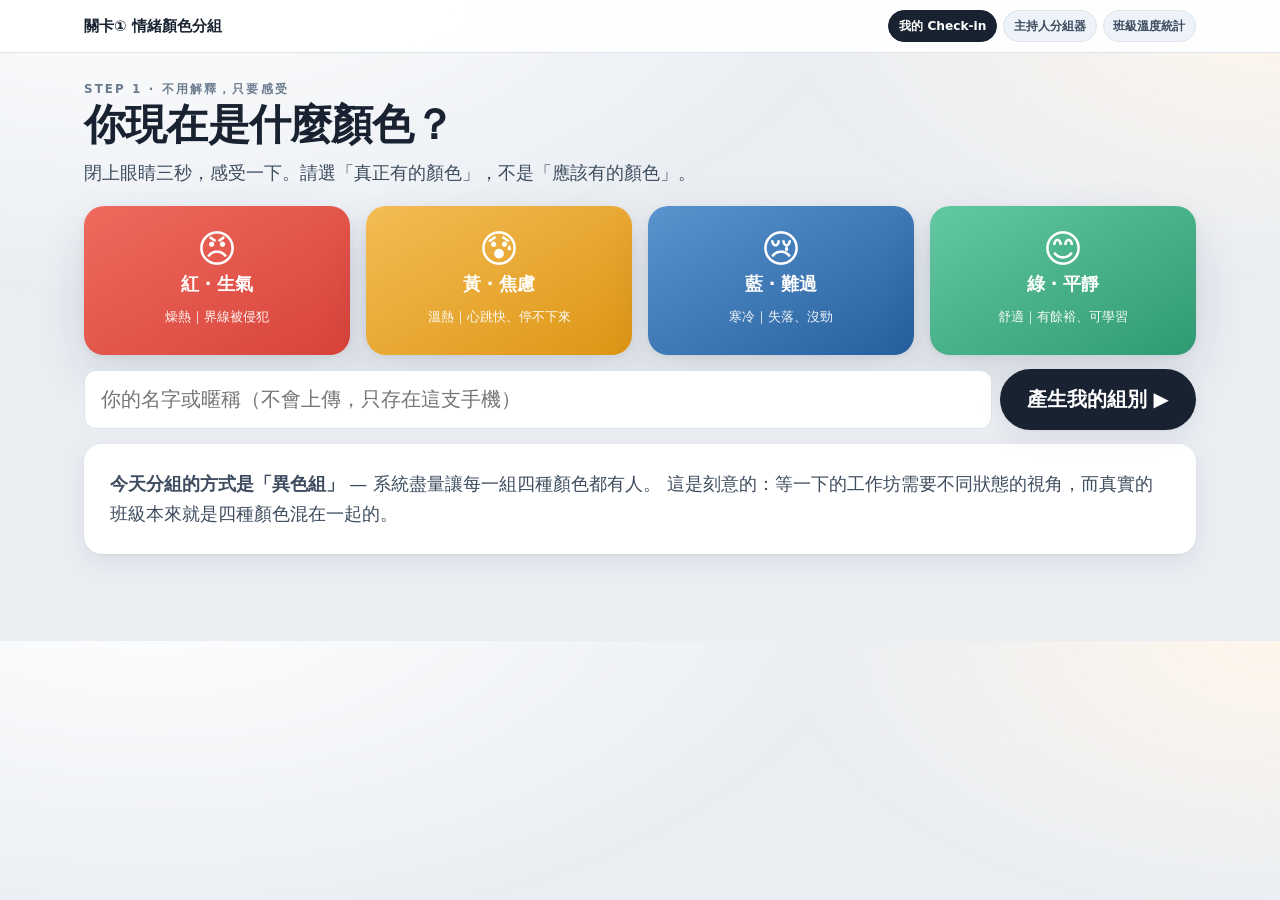
<file: g1.html>
<!doctype html>
<html lang="zh-Hant">
<head>
<meta charset="utf-8">
<meta name="viewport" content="width=device-width,initial-scale=1,viewport-fit=cover">
<title>關卡① 情緒顏色分組 ｜ SEL Check-in 工作坊</title>
<link rel="stylesheet" href="assets/style.css">
<style>
body{padding-bottom:60px}
.hd{position:sticky;top:0;z-index:20;background:rgba(255,255,255,.9);backdrop-filter:blur(12px);
  border-bottom:1px solid var(--line);padding:10px 0}
.hd .wrap{display:flex;align-items:center;gap:10px}
.hd b{font-size:.92rem;flex:none}
@media(max-width:520px){.hd b{font-size:.8rem}.tab{font-size:.7rem;padding:.35em .6em}}
.tabs{display:flex;gap:6px;margin-left:auto;flex-wrap:wrap}
.tab{font-size:.76rem;font-weight:800;padding:.4em .8em;border-radius:999px;background:#eef3f9;
  border:1px solid var(--line);cursor:pointer;color:var(--ink2)}
.tab.on{background:var(--ink);color:#fff;border-color:var(--ink)}
.pane{display:none;padding:clamp(16px,3vh,30px) 0}
.pane.on{display:block}
.pick{display:grid;grid-template-columns:repeat(2,1fr);gap:clamp(10px,2vw,16px)}
@media(min-width:760px){.pick{grid-template-columns:repeat(4,1fr)}}
.pk{border:0;cursor:pointer;font:inherit;color:#fff;border-radius:20px;padding:1.2em .8em;text-align:center;
  box-shadow:var(--sh-lg);transition:transform .14s ease, box-shadow .14s ease}
.pk:hover{transform:translateY(-3px)}
.pk.sel{outline:4px solid var(--ink);outline-offset:3px}
.pk .e{font-size:2.4rem;line-height:1}
.pk h3{font-size:1.1rem;margin:.3em 0 .1em}
.pk small{opacity:.94;font-size:.82rem}
.r{background:linear-gradient(150deg,#ef6a5e,#d8433a)}
.y{background:linear-gradient(150deg,#f4bc55,#dd9614)}
.b{background:linear-gradient(150deg,#5a94cf,#255f9d)}
.g{background:linear-gradient(150deg,#63c9a2,#2f9a72)}
.field{display:flex;gap:8px;flex-wrap:wrap;align-items:center;margin:14px 0}
input[type=text],input[type=number],select,textarea{font:inherit;padding:.6em .8em;border-radius:12px;
  border:1px solid var(--line);background:#fff;min-width:0}
input[type=text]{flex:1;min-width:180px}
.big{font-size:clamp(1.6rem,4.5vw,2.6rem);font-weight:900;letter-spacing:-.02em}
.teamcard{border-radius:22px;padding:clamp(18px,3vw,30px);color:#fff;box-shadow:var(--sh-lg);
  background:linear-gradient(150deg,#2b3a4d,#16202b);position:relative;overflow:hidden}
.teamcard:after{content:"";position:absolute;right:-40px;top:-40px;width:180px;height:180px;border-radius:50%;
  background:rgba(255,255,255,.06)}
.teamcard .lbl{font-size:.74rem;letter-spacing:.2em;font-weight:900;opacity:.7}
.teamcard .no{font-size:clamp(3rem,12vw,5.5rem);font-weight:900;line-height:1;letter-spacing:-.04em}
.teamcard .nm{font-size:1.3rem;font-weight:900;margin-top:.1em}
.chipline{display:flex;gap:6px;flex-wrap:wrap;margin-top:.8em}
.chipline span{background:rgba(255,255,255,.14);border-radius:999px;padding:.3em .8em;font-size:.8rem;font-weight:700}
.grpbox{border-radius:16px;background:#fff;box-shadow:var(--sh);padding:.9em 1em;border-top:5px solid var(--ink)}
.grpbox h4{font-size:1rem;display:flex;gap:.4em;align-items:center}
.names{display:flex;flex-wrap:wrap;gap:6px;margin-top:.5em}
.names span{background:#eef3f9;border-radius:999px;padding:.25em .7em;font-size:.85rem;font-weight:600}
.bars{display:grid;gap:10px;margin-top:12px}
.bar{display:grid;grid-template-columns:88px 1fr 46px;gap:10px;align-items:center;font-size:.9rem;font-weight:700}
.bar .t{height:26px;border-radius:8px;min-width:4px;transition:width .4s ease}
.hint{font-size:.9em;color:var(--ink2)}

</style>
</head>
<body>
<div class="hd"><div class="wrap">
  <b>關卡① 情緒顏色分組</b>
  <div class="tabs">
    <div class="tab on" data-p="p1">我的 Check-in</div>
    <div class="tab" data-p="p2">主持人分組器</div>
    <div class="tab" data-p="p3">班級溫度統計</div>
  </div>
</div></div>

<!-- ========== 學員 Check-in ========== -->
<div class="pane on" id="p1"><div class="wrap">
  <div id="s1">
    <div class="eyebrow" style="font-size:.74rem;font-weight:900;letter-spacing:.18em;color:var(--muted)">STEP 1 · 不用解釋，只要感受</div>
    <h1 class="big">你現在是什麼顏色？</h1>
    <p class="hint" style="margin:.4em 0 1em">閉上眼睛三秒，感受一下。請選「真正有的顏色」，不是「應該有的顏色」。</p>
    <div class="pick" id="pick">
      <button class="pk r" data-c="0"><div class="e">😠</div><h3>紅 · 生氣</h3><small>燥熱｜界線被侵犯</small></button>
      <button class="pk y" data-c="1"><div class="e">😰</div><h3>黃 · 焦慮</h3><small>溫熱｜心跳快、停不下來</small></button>
      <button class="pk b" data-c="2"><div class="e">😢</div><h3>藍 · 難過</h3><small>寒冷｜失落、沒勁</small></button>
      <button class="pk g" data-c="3"><div class="e">😊</div><h3>綠 · 平靜</h3><small>舒適｜有餘裕、可學習</small></button>
    </div>
    <div class="field">
      <input type="text" id="myname" placeholder="你的名字或暱稱（不會上傳，只存在這支手機）" maxlength="16">
      <button class="btn" id="go">產生我的組別 ▶</button>
    </div>
    <div class="card" style="margin-top:10px"><div class="hint">
      <b>今天分組的方式是「異色組」</b> — 系統盡量讓每一組四種顏色都有人。
      這是刻意的：等一下的工作坊需要不同狀態的視角，而真實的班級本來就是四種顏色混在一起的。
    </div></div>
  </div>

  <div id="s2" style="display:none">
    <div class="teamcard" id="tc"></div>
    <div class="grid g2" style="margin-top:16px">
      <div class="card" id="advice"></div>
      <div class="card" id="icebreak"></div>
    </div>
    <div class="field" style="margin-top:16px">
      <button class="btn ghost" id="again">↺ 重新選一次</button>
      <a class="btn ghost" href="index.html" style="text-decoration:none">回到簡報</a>
      <a class="btn" href="g2.html" style="text-decoration:none">前往關卡② ▶</a>
    </div>
  </div>
</div></div>

<!-- ========== 主持人分組器 ========== -->
<div class="pane" id="p2"><div class="wrap">
  <h1 class="big">主持人分組器</h1>
  <p class="hint">在自己的裝置上輸入名單，一鍵洗牌分組並投影。也可以直接拿去分班上的組。</p>
  <div class="card" style="margin-top:12px">
    <div class="field">
      <label style="font-weight:800;font-size:.9rem">每組人數</label>
      <input type="number" id="per" value="4" min="2" max="10" style="width:80px">
      <label style="font-weight:800;font-size:.9rem">或指定組數</label>
      <input type="number" id="ngrp" placeholder="留白" min="2" max="20" style="width:90px">
      <button class="btn" id="shuffle">🎲 洗牌分組</button>
      <button class="btn ghost" id="demo">帶入示範名單</button>
    </div>
    <textarea id="roster" rows="6" style="width:100%" placeholder="一行一個名字，或用逗號分隔。&#10;例：&#10;王小明&#10;陳美美&#10;林大同"></textarea>
    <div class="hint" style="margin-top:.5em">組名採用辰光七大品格：堅毅 · 樂觀 · 熱情 · 自制 · 感恩 · 社交智慧 · 好奇心。</div>
  </div>
  <div class="grid g3" id="groups" style="margin-top:16px"></div>
</div></div>

<!-- ========== 班級溫度統計 ========== -->
<div class="pane" id="p3"><div class="wrap">
  <h1 class="big">班級溫度統計</h1>
  <p class="hint">舉手數一數，輸入各顏色人數 → 立刻得到「今天這個班該用哪一顆膠囊」的建議。</p>
  <div class="card" style="margin-top:12px">
    <div class="grid g4">
      <div><label style="font-weight:800;font-size:.9rem">😠 紅 · 生氣</label><input type="number" class="cnt" id="c0" value="0" min="0" style="width:100%"></div>
      <div><label style="font-weight:800;font-size:.9rem">😰 黃 · 焦慮</label><input type="number" class="cnt" id="c1" value="0" min="0" style="width:100%"></div>
      <div><label style="font-weight:800;font-size:.9rem">😢 藍 · 難過</label><input type="number" class="cnt" id="c2" value="0" min="0" style="width:100%"></div>
      <div><label style="font-weight:800;font-size:.9rem">😊 綠 · 平靜</label><input type="number" class="cnt" id="c3" value="0" min="0" style="width:100%"></div>
    </div>
    <div class="bars" id="bars"></div>
  </div>
  <div class="card" id="rx" style="margin-top:16px"></div>
</div></div>

<script>
var COLORS=[
 {k:'紅',n:'生氣／憤怒',e:'😠',css:'r',hex:'#e4574c',
  say:'告訴我們：有事情侵犯了我的界限，或違背了我的價值觀。',
  fn:'保護自己 / 設定界限',
  fix:['4-7-8 呼吸：吸 4 秒、憋 7 秒、呼 8 秒','暫時離開現場，給自己 5 分鐘','用「我感到憤怒，因為……」說出來'],
  cap:'🌊 靜心覺察'},
 {k:'黃',n:'焦慮／緊張',e:'😰',css:'y',hex:'#f0b03c',
  say:'告訴我們：即將面對一件重要的事，我需要準備好。',
  fn:'提高警覺 / 促進準備',
  fix:['把擔心的事寫下來，拆成可行的小步驟','告訴自己「我有準備，我可以的」','找人預演一次，建立信心'],
  cap:'🌊 靜心覺察 ＋ ⚡ 能量校準'},
 {k:'藍',n:'憂鬱／難過',e:'😢',css:'b',hex:'#3d7fc1',
  say:'告訴我們：我失去了珍視的東西，需要時間哀悼。',
  fn:'深化連結 / 尋求支持',
  fix:['找一個信任的人說說話','做一件小小讓自己舒服的事','允許自己難過，明天是新的一天'],
  cap:'🤝 關係文化'},
 {k:'綠',n:'開心／平靜',e:'😊',css:'g',hex:'#4fbf95',
  say:'告訴我們：此刻是安全的，我可以盡情學習與創造。',
  fn:'最佳學習狀態',
  fix:['主動分享快樂，讓好心情感染身邊的人','把能量用來幫助需要的同學','善用這段狀態，把困難的事做完'],
  cap:'💡 融入反思'}
];
var CHAR=['堅毅','樂觀','熱情','自制','感恩','社交智慧','好奇心'];
var ICE=[
 '今天早上出門前，你做的最後一件事是什麼？',
 '這學期到目前為止，最讓你「有成就感」的一個小時刻？',
 '你的班上最近讓你頭痛的一個畫面是什麼？（先不要講解決辦法）',
 '如果明天能多出 30 分鐘，你會拿來做什麼？',
 '你希望學生十年後記得你哪一句話？',
 '上一次你在教室裡笑出來，是因為什麼事？',
 '你最想跟同組的人「借」哪一個班級經營的招式？'
];

function $(s){return document.querySelector(s);}
function $$(s){return [].slice.call(document.querySelectorAll(s));}

/* tabs */
$$('.tab').forEach(function(t){t.onclick=function(){
  $$('.tab').forEach(function(x){x.classList.remove('on');});
  $$('.pane').forEach(function(x){x.classList.remove('on');});
  t.classList.add('on'); $('#'+t.dataset.p).classList.add('on'); window.scrollTo(0,0);
};});

/* ---------- 學員 check-in ---------- */
var chosen=null;
$$('.pk').forEach(function(b){b.onclick=function(){
  $$('.pk').forEach(function(x){x.classList.remove('sel');});
  b.classList.add('sel'); chosen=+b.dataset.c;
};});

function hash(s){var h=2166136261;for(var i=0;i<s.length;i++){h^=s.charCodeAt(i);h=Math.imul(h,16777619);}return (h>>>0);}

var GN = (function(){ // 組數：可由網址 ?g=6 指定，預設 6 組
  var m=location.search.match(/[?&]g=(\d+)/); return m? Math.max(2,Math.min(12,+m[1])) : 6;
})();

$('#go').onclick=function(){
  if(chosen===null){alert('請先選一個顏色 🙂');return;}
  var nm=($('#myname').value||'').trim()||'匿名夥伴';
  // 異色分組：以顏色決定起點偏移，再用姓名雜湊在同色內散開
  var seed=hash(nm+'|'+Date.now().toString().slice(-4));
  var grp=((chosen + seed) % GN);
  var C=COLORS[chosen];
  $('#tc').innerHTML =
    '<div class="lbl">YOUR TEAM</div>'+
    '<div class="no">'+(grp+1)+'</div>'+
    '<div class="nm">'+CHAR[grp%CHAR.length]+'組</div>'+
    '<div class="chipline"><span>'+C.e+' '+C.k+' · '+C.n+'</span><span>'+nm+'</span><span>共 '+GN+' 組</span></div>'+
    '<p style="margin-top:.9em;opacity:.85;font-size:.92rem">請帶著這張卡片，找到桌上標示「'+(grp+1)+'」的位置坐下。</p>';
  $('#advice').innerHTML =
    '<div class="tag" style="background:'+C.hex+'22;color:'+C.hex+'">'+C.e+' 你的顏色在說什麼</div>'+
    '<h3 style="margin:.6em 0 .3em;font-size:1.15rem">'+C.k+'色 · '+C.n+'</h3>'+
    '<p class="hint">'+C.say+'</p>'+
    '<p class="hint"><b>功能：</b>'+C.fn+'</p>'+
    '<p class="hint" style="margin-top:.6em"><b>30 秒可以做的三件事：</b></p>'+
    '<ul style="margin:.3em 0 .6em 1.1em;padding:0" class="hint">'+C.fix.map(function(x){return '<li>'+x+'</li>';}).join('')+'</ul>'+
    '<div style="background:#f2f6fa;border-radius:12px;padding:.6em .8em;font-size:.9rem;font-weight:700">'+
    '對應膠囊：'+C.cap+'</div>';
  $('#icebreak').innerHTML =
    '<div class="tag">組內破冰 · 每人 30 秒</div>'+
    '<h3 style="margin:.6em 0 .3em;font-size:1.15rem">'+ICE[grp%ICE.length]+'</h3>'+
    '<p class="hint">規則只有三條：<br>① 每人 30 秒，不打斷。<br>② 說完之後，下一位先說「你說的是○○○的意思」。<br>③ 不評論、不給建議。</p>'+
    '<p class="hint" style="margin-top:.6em">—— 這就是「圍圈」的最小版本，也是你今天學到的第一個 <b>🤝 關係文化</b> 招式。</p>';
  $('#s1').style.display='none'; $('#s2').style.display='block'; window.scrollTo(0,0);
};
$('#again').onclick=function(){$('#s2').style.display='none';$('#s1').style.display='block';window.scrollTo(0,0);};

/* ---------- 主持人分組器 ---------- */
function doShuffle(){
  var raw=$('#roster').value.split(/[\n,、，]+/).map(function(s){return s.trim();}).filter(Boolean);
  if(!raw.length){$('#groups').innerHTML='<div class="card">請先貼上名單 🙂</div>';return;}
  for(var i=raw.length-1;i>0;i--){var j=Math.floor(Math.random()*(i+1));var t=raw[i];raw[i]=raw[j];raw[j]=t;}
  var n=+$('#ngrp').value||0, per=+$('#per').value||4;
  var G = n>0 ? n : Math.max(1,Math.round(raw.length/per));
  var out=[]; for(var k=0;k<G;k++) out.push([]);
  raw.forEach(function(nm,idx){out[idx%G].push(nm);});
  $('#groups').innerHTML=out.map(function(g,i){
    return '<div class="grpbox" style="border-top-color:'+COLORS[i%4].hex+'">'+
      '<h4>第 '+(i+1)+' 組 · '+CHAR[i%CHAR.length]+'組 <span style="margin-left:auto;font-size:.8rem;color:var(--muted)">'+g.length+' 人</span></h4>'+
      '<div class="names">'+g.map(function(x){return '<span>'+x+'</span>';}).join('')+'</div>'+
      '<div class="hint" style="margin-top:.6em;font-size:.85rem">破冰題：'+ICE[i%ICE.length]+'</div></div>';
  }).join('');
}
$('#shuffle').onclick=doShuffle;
$('#demo').onclick=function(){
  $('#roster').value='王小明, 陳美美, 林大同, 李佳穎, 張志豪, 黃淑芬, 吳建宏, 蔡雅婷, 鄭文彥, 劉家豪, 許雅玲, 楊承翰, 周宜蓁, 何冠廷, 曾郁婷, 賴俊傑';
  doShuffle();
};

/* ---------- 班級溫度統計 ---------- */
function draw(){
  var v=[0,1,2,3].map(function(i){return Math.max(0,+$('#c'+i).value||0);});
  var tot=v.reduce(function(a,b){return a+b;},0)||1;
  $('#bars').innerHTML=v.map(function(x,i){
    return '<div class="bar"><span>'+COLORS[i].e+' '+COLORS[i].k+'</span>'+
      '<span class="t" style="width:'+(x/tot*100)+'%;background:'+COLORS[i].hex+'"></span>'+
      '<span style="text-align:right">'+x+'</span></div>';
  }).join('');
  var hi=v.indexOf(Math.max.apply(null,v));
  var lowEnergy = v[2]/tot;         // 藍
  var arousal = (v[0]+v[1])/tot;    // 紅+黃
  var green = v[3]/tot;
  var t,d;
  if(arousal>=0.4){t='🌊 靜心覺察 ＋ 🤝 關係文化';
    d='教室裡有超過四成的人處在高頻狀態（紅／黃）。請先讓生理沉降：泡泡呼吸 ×3 或閉眼靜坐 20 秒，接著做一次「感謝一件小事」修復人際網格，再開始上課。<b>順序不能反</b> —— 還在喘、還在生氣的身體，聽不進任何關係語言。';}
  else if(lowEnergy>=0.35){t='⚡ 能量校準 ＋ 💡 融入反思';
    d='低頻的人偏多（藍）。先把狀態拉上基準線：全體站起來大字形伸展 ×2，或用五指比出今天的電量。接著問一個指向未來的問題（「這節課你最想學會什麼？」），讓能量有地方去。';}
  else if(green>=0.6){t='💡 融入反思（可直接進入學科）';
    d='班級狀態良好，超過六成在綠區 —— 這是最佳學習狀態，不要浪費它。用 30 秒做一次 Re-connect：「今天我們要做的是＿＿＿，準備好了嗎？」然後把最難的內容放在這一段。';}
  else {t='🤝 關係文化 ＋ 🌊 靜心覺察';
    d='顏色分佈分散，代表班上同時有不同狀態的孩子。這時候最有效的是<b>先建立安全感</b>：讓每個人比出自己的顏色，老師只說「我看到了」。接著用一次共同的呼吸，把全班拉到同一個頻率上。';}
  $('#rx').innerHTML='<div class="tag">今天這個班的處方</div>'+
    '<h3 style="margin:.6em 0 .4em;font-size:1.25rem">'+t+'</h3>'+
    '<p class="hint">'+d+'</p>'+
    '<p class="hint" style="margin-top:.7em;color:var(--muted)">最多人選的是 '+COLORS[hi].e+' '+COLORS[hi].k+'色（'+v[hi]+' 人 / 共 '+(tot)+' 人）。'+
    '提醒：這是覺察工具，不是評分工具 —— 沒有對錯，只有誠實。</p>';
}
$$('.cnt').forEach(function(x){x.oninput=draw;});
draw();
</script>
</body>
</html>
</file>
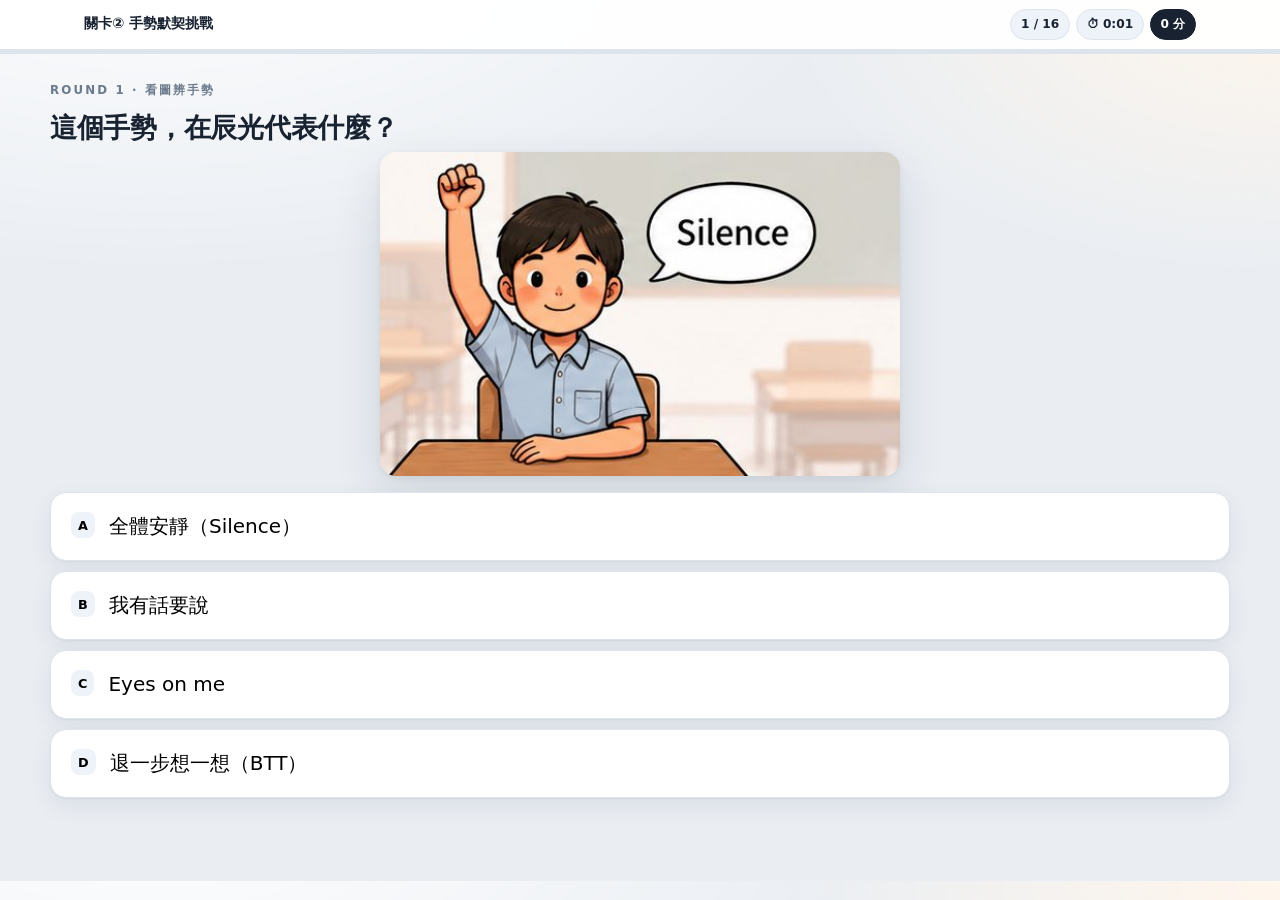
<file: g2.html>
<!doctype html>
<html lang="zh-Hant">
<head>
<meta charset="utf-8">
<meta name="viewport" content="width=device-width,initial-scale=1,viewport-fit=cover">
<title>關卡② 手勢默契挑戰 ｜ SEL Check-in 工作坊</title>
<link rel="stylesheet" href="assets/style.css">
<style>
body{padding-bottom:40px}
.hd{position:sticky;top:0;z-index:20;background:rgba(255,255,255,.92);backdrop-filter:blur(12px);
  border-bottom:1px solid var(--line);padding:9px 0}
.hd .wrap{display:flex;align-items:center;gap:10px;flex-wrap:wrap}
.hd b{font-size:.9rem}
.stat{margin-left:auto;display:flex;gap:6px}
.stat span{font-size:.76rem;font-weight:900;padding:.35em .8em;border-radius:999px;background:#eef3f9;border:1px solid var(--line)}
.stat .sc{background:var(--ink);color:#fff;border-color:var(--ink)}
.pbar{height:4px;background:#dde4ec}
.pbar i{display:block;height:100%;background:linear-gradient(90deg,var(--energy),var(--relate),var(--mindful));width:0;transition:width .3s}
.stage{padding:clamp(16px,3vh,28px) 0}
.rnd{font-size:.74rem;font-weight:900;letter-spacing:.18em;color:var(--muted);text-transform:uppercase}
.q{font-size:clamp(1.15rem,2.4vw + .4rem,1.7rem);font-weight:900;letter-spacing:-.01em;margin:.35em 0 .2em;line-height:1.35}
.qsub{color:var(--muted);font-size:.92rem;margin-bottom:1em}
.qimg{border-radius:16px;box-shadow:var(--sh-lg);width:100%;max-width:520px;margin:0 auto 16px}
.opts{display:grid;gap:10px}
@media(min-width:700px){.opts.two{grid-template-columns:1fr 1fr}}
.opt{text-align:left;font:inherit;cursor:pointer;border:1px solid var(--line);background:#fff;
  border-radius:16px;padding:.85em 1em;box-shadow:var(--sh);display:flex;gap:.7em;align-items:flex-start;
  transition:transform .1s ease,border-color .15s}
.opt:hover{transform:translateY(-2px);border-color:#b9c7d8}
.opt .k{font-weight:900;font-size:.8rem;background:#eef3f9;border-radius:8px;padding:.2em .55em;flex:none;margin-top:.15em}
.opt.ok{border-color:var(--reflect);background:#eefaf4}
.opt.ok .k{background:var(--reflect);color:#fff}
.opt.no{border-color:var(--relate);background:#fdf0ec}
.opt.no .k{background:var(--relate);color:#fff}
.opt.dim{opacity:.5}
.opt[disabled]{cursor:default;transform:none}
.expl{margin-top:14px;background:#fff;border-left:5px solid var(--mindful);border-radius:0 14px 14px 0;
  padding:.85em 1.05em;box-shadow:var(--sh);display:none}
.expl.on{display:block;animation:pop .28s ease both}
@keyframes pop{from{opacity:0;transform:translateY(8px)}to{opacity:1;transform:none}}
.expl h4{font-size:1rem;margin-bottom:.3em}
.expl p{font-size:.93rem;color:var(--ink2);margin:0}
.nextrow{display:flex;gap:10px;margin-top:16px;align-items:center;flex-wrap:wrap}
.hero{text-align:center;padding:clamp(20px,6vh,60px) 0}
.hero .medal{font-size:clamp(3.4rem,14vw,6rem);line-height:1}
.hero h1{font-size:clamp(1.6rem,4vw,2.6rem);font-weight:900;margin:.2em 0}
.hero p{max-width:52ch;margin-left:auto;margin-right:auto;overflow-wrap:anywhere}
.scorebig{font-size:clamp(3rem,12vw,5rem);font-weight:900;letter-spacing:-.04em;line-height:1;color:var(--dawn)}
.rev{text-align:left;margin-top:20px}
.rev .item{background:#fff;border-radius:14px;box-shadow:var(--sh);padding:.8em 1em;margin-bottom:8px;font-size:.92rem}
.rev .item b{color:var(--relate-d)}
.gest{display:grid;gap:10px;grid-template-columns:repeat(2,1fr)}
@media(min-width:760px){.gest{grid-template-columns:repeat(5,1fr)}}
.gest figure{margin:0;background:#fff;border-radius:14px;box-shadow:var(--sh);overflow:hidden}
.gest img{width:100%;display:block}
.gest figcaption{font-size:.82rem;font-weight:800;padding:.5em .6em;text-align:center}
</style>
</head>
<body>
<div class="hd"><div class="wrap">
  <b>關卡② 手勢默契挑戰</b>
  <div class="stat">
    <span id="qn">1 / 16</span>
    <span id="tm">⏱ 0:00</span>
    <span class="sc" id="sc">0 分</span>
  </div>
</div></div>
<div class="pbar"><i id="pb"></i></div>

<div class="wrap stage" id="app"></div>

<script>
/* ===== 題庫 ===== */
var Q=[
/* ---------- ROUND 1 · 看圖辨手勢 ---------- */
{r:'ROUND 1 · 看圖辨手勢',img:'assets/g1.jpg',
 q:'這個手勢，在辰光代表什麼？',
 o:['全體安靜（Silence）','我有話要說','Eyes on me','退一步想一想（BTT）'],a:0,
 e:'手舉拳頭＝Silence。當教室很吵時，聲音是最沒效率的工具 —— 你必須比噪音更大聲。手勢不需要跟噪音競爭，而且它<b>不帶語氣</b>：同一句「安靜！」可以是溫和的也可以是暴怒的，但舉起的拳頭永遠是中性的。'},
{r:'ROUND 1 · 看圖辨手勢',img:'assets/g2.jpg',
 q:'手舉高、握拳比出食指 —— 這是？',
 o:['我需要幫忙','我有話要說','安靜','我準備好了'],a:1,
 e:'這是唯一一個<b>學生也能對老師使用</b>的手勢。當孩子開始用它，班級經營就從「管理」變成了「對話」—— 而愛插話的孩子，往往只是還沒有一個被允許的方式。'},
{r:'ROUND 1 · 看圖辨手勢',img:'assets/g3.jpg',
 q:'走廊上的這一幕，用的是哪一個手勢？',
 o:['靜坐思考','Eyes on you','BTT（Back–Think–Tell）','全體安靜'],a:2,
 e:'BTT ＝ <b>Back 退一步 · Think 想一想 · Tell 再說出來</b>。它把「立刻反應」變成「延後回應」，是整套手勢裡唯一一個處理<b>衝突當下</b>的工具，也是最難但最值得練的一個。'},
{r:'ROUND 1 · 看圖辨手勢',img:'assets/g4.jpg',
 q:'老師比出這個手勢並說了一句話，全班要回什麼？',
 o:['Eyes on you','I am ready','Yes, teacher','Silence, please'],a:0,
 e:'老師說 <b>Eyes on me</b>，學生回 <b>Eyes on you</b>。這個「一呼一應」的設計是關鍵 —— 它不只要求注意力，還要求一個<b>回應動作</b>，讓每個孩子都必須從被動變主動。'},
{r:'ROUND 1 · 看圖辨手勢',img:'assets/g5.jpg',
 q:'辰光的規定是：只要遇到這個情況，就先做這件事 ——',
 o:['只要下課，就先喝水','只要集會，就先閉眼靜坐','只要考試，就先深呼吸','只要吵架，就先分開'],a:1,
 e:'「只要集會，就先閉眼靜坐。」<b>等待不是浪費時間，等待本身就是課程。</b>把一件每天都會發生的事（集合）變成固定儀式，是最省力的文化建立方式 —— 不用另外找時間。'},

/* ---------- ROUND 2 · 手勢情境快問 ---------- */
{r:'ROUND 2 · 手勢情境快問',
 q:'分組討論的音量越來越大，你需要在 3 秒內讓全班停下來。',
 o:['大聲喊「安靜！」','舉起拳頭（Silence），等待','拍桌子','關燈'],a:1,
 e:'喊叫會讓教室的音量基準線<b>越拉越高</b>——今天你要喊到 80 分貝，下個月就要 90。手勢則相反：它靠的是「等待」，而等待會讓先安靜的孩子成為班級的示範者。'},
{r:'ROUND 2 · 手勢情境快問',
 q:'一個孩子在走廊被撞到，馬上就要回嗆對方。你在旁邊。',
 o:['BTT — 退一步、想一想、再說出來','Silence — 先要求他安靜','靜坐思考 — 請他坐下','Eyes on me — 要求他看你'],a:0,
 e:'衝突當下，孩子需要的不是「閉嘴」，而是<b>一個延遲的動作</b>。BTT 給的正是那三秒鐘 —— 而那三秒鐘，往往就是「事件」與「事故」的分界線。'},
{r:'ROUND 2 · 手勢情境快問',
 q:'你要開始講解重點，但有五、六個人還在看窗外、翻課本。',
 o:['直接開始講，講到他們發現','舉拳頭要求安靜','Eyes on me → 等全班回應 Eyes on you','走過去敲他們的桌子'],a:2,
 e:'安靜 ≠ 注意力。教室可能<b>很安靜但沒有人在看你</b>。Silence 處理音量，Eyes on me 處理視線 —— 兩者要分開用，這是最多老師混用的一組。'},
{r:'ROUND 2 · 手勢情境快問',
 q:'有個孩子一直插話。但你知道他其實真的有想法。',
 o:['告訴他「等一下再說」','示範「我有話要說」的手勢，然後點他','忽略他，繼續上課','請他到教室後面站一下'],a:1,
 e:'插話不是品行問題，多半是<b>還沒有一個被允許的管道</b>。給他手勢，等於給他一條合法的路 —— 而且下一次，他會自己用。'},
{r:'ROUND 2 · 手勢情境快問',
 q:'全校集會，各班隊伍剛剛到定位，現場還有些浮動。',
 o:['靜坐思考 — 閉眼安靜，專注呼吸','Eyes on me','BTT','我有話要說'],a:0,
 e:'辰光圍圈的「三個一致性」：<b>前（整隊帶隊）→ 中（閉眼精心等候）→ 後（PDCA 或 4F 引導）</b>。中間那一段最容易被跳過，但它決定了後面的引導有沒有人聽得進去。'},

/* ---------- ROUND 3 · 膠囊與 COMBO 診斷 ---------- */
{r:'ROUND 3 · 膠囊與 COMBO 診斷',
 q:'體育課後第一節自然課：全班還在喘，兩個人在吵剛剛的比分。',
 o:['⚡ 能量校準 ＋ 💡 融入反思','🌊 靜心覺察 ＋ 🤝 關係文化','💡 融入反思 ＋ 🤝 關係文化','直接上課，講快一點'],a:1,
 e:'高頻狀態要<b>先往下壓</b>（靜心），把生理放下來之後，再處理剛剛的摩擦（關係）。COMBO 的鐵則：<b>永遠先生理，後心理</b> —— 一個還在喘、還在生氣的身體，聽不進任何關係語言。'},
{r:'ROUND 3 · 膠囊與 COMBO 診斷',
 q:'連假後的星期一早自習：一半的人趴著，叫了兩次都沒人回話。',
 o:['🌊 靜心覺察 ＋ 🌊 再一次靜心','⚡ 能量校準 ＋ 💡 融入反思','🤝 關係文化 ＋ 🌊 靜心覺察','🌊 靜心覺察 ＋ ⚡ 能量校準'],a:1,
 e:'低頻狀態再做深呼吸，只會讓他們更想睡。要<b>先把能量拉上來</b>（大字形伸展、五指電量），再用一個指向未來的問題把注意力接到今天（「這禮拜你最想完成什麼？」）。'},
{r:'ROUND 3 · 膠囊與 COMBO 診斷',
 q:'班上剛發生衝突，氣氛很冷，有人紅著眼睛，其他人在看戲。你這節課要上數學。',
 o:['立刻處理衝突，把當事人叫出來講清楚','🌊 靜心 20 秒 → 心裡選一個顏色 → 宣布下課再處理，先上課','當作沒發生，直接開始上課','讓全班討論剛剛發生什麼事'],a:1,
 e:'Check-in 的目的<b>不是解決衝突，是保住剩下 26 個孩子的學習權</b>。把事件推到下課處理不是逃避，是分流。「現在每個人心裡選一個顏色，不用說出來」——這一句同時完成了覺察與界線。'},
{r:'ROUND 3 · 膠囊與 COMBO 診斷',
 q:'放學前最後一節，孩子累了、躁了、歸心似箭。',
 o:['💡 融入反思 ＋ 🤝 關係文化','⚡ 能量校準 ＋ ⚡ 再一次能量','🌊 靜心覺察 ＋ 💡 融入反思','什麼都不做，讓他們收書包'],a:0,
 e:'最後一節不要再拉能量了 —— 那會讓他們更難收心。用「今天你帶走了什麼？」把一天<b>打包</b>，再用一句謝謝把正向情緒帶回家。這是辰光十週實錄裡最受學生歡迎的一段。'},
{r:'ROUND 3 · 膠囊與 COMBO 診斷',
 q:'關於 Check-in，下面哪一句是<b>錯的</b>？',
 o:['它是覺察工具，沒有對錯，只有誠實','孩子舉紅色時，老師只要說「我看到了」就好','老師應該當場處理每一個舉紅色的孩子','30 秒的動作比 15 分鐘的完美活動更容易變成文化'],a:2,
 e:'急著處理，反而讓孩子下次不敢說。Check-in 是<b>覺察工具，不是輔導轉介</b>。你只需要讓他知道「我看到了」—— 被看見本身，就已經是一種調節。'},
{r:'ROUND 3 · 膠囊與 COMBO 診斷',
 q:'課堂四步驟裡，最常被老師跳過、但最關鍵的是哪一步？',
 o:['Check-in（覺察當下）','Reset（重置）','Re-connect（再連結學科）','Check-out（整理帶走）'],a:2,
 e:'很多人做完深呼吸就直接開始上課 —— 學生安靜了，但情緒沒有接上學科。<b>情緒轉換 ＝ 重置內在 × 再連結學習</b>，注意是「×」不是「＋」：只做重置而沒有再連結，等於乘以零。'}
];

/* ===== 遊戲 ===== */
var i=0, score=0, wrong=[], t0=Date.now(), qStart=0;
var app=document.getElementById('app');
function $(id){return document.getElementById(id);}
setInterval(function(){
  var s=Math.floor((Date.now()-t0)/1000);
  $('tm').textContent='⏱ '+Math.floor(s/60)+':'+String(s%60).padStart(2,'0');
},1000);

function render(){
  if(i>=Q.length){return finish();}
  var q=Q[i];
  $('qn').textContent=(i+1)+' / '+Q.length;
  $('pb').style.width=(i/Q.length*100)+'%';
  app.innerHTML=
    '<div class="rnd">'+q.r+'</div>'+
    '<h2 class="q">'+q.q+'</h2>'+
    (q.img?'<img class="qimg" src="'+q.img+'" alt="手勢圖卡">':'<div class="qsub">選出你認為最適合的一個。答錯不扣分，但速度會影響分數。</div>')+
    '<div class="opts'+(q.o.length>3&&!q.img?' two':'')+'" id="opts">'+
      q.o.map(function(o,k){return '<button class="opt" data-k="'+k+'"><span class="k">'+'ABCD'[k]+'</span><span>'+o+'</span></button>';}).join('')+
    '</div>'+
    '<div class="expl" id="expl"></div>'+
    '<div class="nextrow" id="nrow"></div>';
  qStart=Date.now();
  [].forEach.call(document.querySelectorAll('.opt'),function(b){b.onclick=function(){answer(+b.dataset.k);};});
  window.scrollTo(0,0);
}
function answer(k){
  var q=Q[i], ok=(k===q.a);
  var sec=(Date.now()-qStart)/1000;
  var bonus= ok ? Math.max(0, Math.round(5 - sec/4)) : 0;
  if(ok) score += 10 + bonus; else wrong.push({q:q.q, right:q.o[q.a], mine:q.o[k]});
  $('sc').textContent=score+' 分';
  [].forEach.call(document.querySelectorAll('.opt'),function(b){
    var kk=+b.dataset.k; b.disabled=true;
    if(kk===q.a) b.classList.add('ok');
    else if(kk===k) b.classList.add('no');
    else b.classList.add('dim');
  });
  var ex=$('expl');
  ex.innerHTML='<h4>'+(ok?'✅ 答對了'+(bonus?'（速度加 '+bonus+' 分）':''):'💡 正解：'+q.o[q.a])+'</h4><p>'+q.e+'</p>';
  ex.classList.add('on');
  ex.style.borderLeftColor = ok ? 'var(--reflect)' : 'var(--relate)';
  $('nrow').innerHTML='<button class="btn" id="nx">'+(i===Q.length-1?'看成績 ▶':'下一題 ▶')+'</button>'+
    '<span style="font-size:.85rem;color:var(--muted)">已完成 '+(i+1)+' / '+Q.length+'</span>';
  $('nx').onclick=function(){i++;render();};
  $('nx').focus();
}
function finish(){
  $('pb').style.width='100%';
  $('qn').textContent=Q.length+' / '+Q.length;
  var max=Q.length*15, pct=score/max;
  var medal,title,say;
  if(pct>=.85){medal='🏆';title='默契滿分 · 導航員';say='你已經可以直接帶全校做這件事了。下一步：找一位同事，一起做同一個動作一個月。';}
  else if(pct>=.65){medal='🥈';title='穩定上手 · 領航員';say='觀念都對，只差重複。挑一個時段、一顆膠囊，先自己做滿五天。';}
  else if(pct>=.45){medal='🥉';title='正在校準 · 見習生';say='回頭看一下「狀態診斷與處方矩陣」那一頁 —— 先學會診斷，處方自然會對。';}
  else {medal='🌱';title='剛剛開機 · 新手';say='沒關係，今天的重點本來就不是答對。挑一句你記得住的話帶回去，比答對十題有用。';}
  app.innerHTML=
    '<div class="hero">'+
    '<div class="medal">'+medal+'</div>'+
    '<div class="scorebig">'+score+'</div>'+
    '<div style="color:var(--muted);font-weight:800;font-size:.9rem">滿分 '+max+' 分 · 答對 '+(Q.length-wrong.length)+' / '+Q.length+' 題</div>'+
    '<h1>'+title+'</h1>'+
    '<p style="color:var(--ink2)">'+say+'</p>'+
    '<div class="nextrow" style="justify-content:center">'+
      '<button class="btn" id="rt">↺ 再玩一次</button>'+
      '<a class="btn ghost" href="index.html" style="text-decoration:none">回到簡報</a>'+
      '<a class="btn ghost" href="g1.html" style="text-decoration:none">關卡①</a>'+
    '</div>'+
    (wrong.length?('<div class="rev"><h3 style="font-size:1.05rem;margin-bottom:.6em">📌 錯題回顧</h3>'+
      wrong.map(function(w){return '<div class="item">'+w.q+'<br><b>正解：'+w.right+'</b><span style="color:var(--muted)">（你選了：'+w.mine+'）</span></div>';}).join('')+
      '</div>'):'')+
    '<div class="rev"><h3 style="font-size:1.05rem;margin:1.2em 0 .6em">✋ 辰光五種手勢 · 帶回教室</h3>'+
      '<div class="gest">'+
      '<figure><img src="assets/g1.jpg" alt=""><figcaption>① 手舉拳頭<br>Silence</figcaption></figure>'+
      '<figure><img src="assets/g2.jpg" alt=""><figcaption>② 握拳比食指<br>我有話要說</figcaption></figure>'+
      '<figure><img src="assets/g3.jpg" alt=""><figcaption>③ BTT<br>Back–Think–Tell</figcaption></figure>'+
      '<figure><img src="assets/g4.jpg" alt=""><figcaption>④ Eyes on me<br>Eyes on you</figcaption></figure>'+
      '<figure><img src="assets/g5.jpg" alt=""><figcaption>⑤ 靜坐思考<br>Sit and settle</figcaption></figure>'+
      '</div>'+
      '<p style="font-size:.9rem;color:var(--ink2);margin-top:.8em">如果只能先挑兩個：<b>Silence 與 Eyes on me</b>。全校導師統一用一學期，就足以改變一所學校的音量。</p>'+
    '</div>'+
    '</div>';
  document.getElementById('rt').onclick=function(){i=0;score=0;wrong=[];t0=Date.now();$('sc').textContent='0 分';render();};
  window.scrollTo(0,0);
}
render();
</script>
</body>
</html>
</file>
<file: assets/style.css>
/* ===== SEL Check-in 工作坊 · 共用樣式 ===== */
:root{
  --bg:#eaeef3; --bg2:#f6f8fb; --card:#ffffff;
  --ink:#182230; --ink2:#3d4c5e; --muted:#6b7b8d; --line:#dde4ec;
  --energy:#F0B03C; --energy-d:#b9821c;
  --mindful:#1F5FA8; --mindful-d:#12406f;
  --reflect:#4FBF95; --reflect-d:#2b8465;
  --relate:#EC6A4B; --relate-d:#b8462b;
  --dawn:#FF8A3D;
  --red:#E4574C; --yellow:#F0B03C; --blue:#3D7FC1; --green:#4FBF95;
  --sh: 0 1px 2px rgba(20,35,55,.05), 0 8px 24px rgba(20,35,55,.07);
  --sh-lg: 0 2px 6px rgba(20,35,55,.06), 0 18px 48px rgba(20,35,55,.12);
  --r:18px;
  --fs:clamp(15px,1.05vw + 8px,20px);
}
*{box-sizing:border-box;-webkit-tap-highlight-color:transparent}
html,body{margin:0;padding:0}
body{
  background:
    radial-gradient(1200px 600px at 12% -10%, #ffffff 0%, rgba(255,255,255,0) 60%),
    radial-gradient(900px 500px at 100% 0%, #fff6ec 0%, rgba(255,255,255,0) 55%),
    var(--bg);
  color:var(--ink);
  font-family:"Noto Sans TC","PingFang TC","Microsoft JhengHei",-apple-system,BlinkMacSystemFont,"Segoe UI",system-ui,sans-serif;
  font-size:var(--fs); line-height:1.65; -webkit-font-smoothing:antialiased;
}
h1,h2,h3,h4{margin:0;line-height:1.25;letter-spacing:-.01em}
p{margin:0 0 .6em}
b,strong{font-weight:700}
a{color:var(--mindful)}
.wrap{max-width:1180px;margin:0 auto;padding:0 clamp(16px,3vw,34px)}
.card{background:var(--card);border-radius:var(--r);box-shadow:var(--sh);padding:clamp(16px,2vw,26px)}
.grid{display:grid;gap:clamp(12px,1.6vw,20px)}
.g2{grid-template-columns:repeat(2,minmax(0,1fr))}
.g3{grid-template-columns:repeat(3,minmax(0,1fr))}
.g4{grid-template-columns:repeat(4,minmax(0,1fr))}
@media(max-width:860px){.g2,.g3,.g4{grid-template-columns:1fr}}
.tag{display:inline-block;font-size:.72em;font-weight:800;letter-spacing:.14em;
  padding:.32em .85em;border-radius:999px;background:#e6ecf4;color:var(--ink2)}
.btn{appearance:none;border:0;cursor:pointer;font:inherit;font-weight:700;
  padding:.7em 1.35em;border-radius:999px;background:var(--ink);color:#fff;
  box-shadow:var(--sh);transition:transform .12s ease, filter .12s ease}
.btn:hover{transform:translateY(-1px);filter:brightness(1.08)}
.btn.ghost{background:#fff;color:var(--ink);border:1px solid var(--line)}
.btn:active{transform:translateY(1px)}
img{max-width:100%;height:auto;display:block}
.shot{border-radius:14px;box-shadow:var(--sh);background:#fff;width:100%}
table{border-collapse:collapse;width:100%;font-size:.88em}
th,td{padding:.55em .7em;border-bottom:1px solid var(--line);text-align:left;vertical-align:top}
th{background:#f2f6fa;font-weight:800;color:var(--ink2);white-space:nowrap}
tbody tr:nth-child(even){background:#fafcfe}
.sr{position:absolute;width:1px;height:1px;overflow:hidden;clip:rect(0 0 0 0)}
</file>
<file: 4colors/assets/style.css>
/* ===== SEL Check-in 工作坊 · 共用樣式 ===== */
:root{
  --bg:#eaeef3; --bg2:#f6f8fb; --card:#ffffff;
  --ink:#182230; --ink2:#3d4c5e; --muted:#6b7b8d; --line:#dde4ec;
  --energy:#F0B03C; --energy-d:#b9821c;
  --mindful:#1F5FA8; --mindful-d:#12406f;
  --reflect:#4FBF95; --reflect-d:#2b8465;
  --relate:#EC6A4B; --relate-d:#b8462b;
  --dawn:#FF8A3D;
  --red:#E4574C; --yellow:#F0B03C; --blue:#3D7FC1; --green:#4FBF95;
  --sh: 0 1px 2px rgba(20,35,55,.05), 0 8px 24px rgba(20,35,55,.07);
  --sh-lg: 0 2px 6px rgba(20,35,55,.06), 0 18px 48px rgba(20,35,55,.12);
  --r:18px;
  --fs:clamp(15px,1.05vw + 8px,20px);
}
*{box-sizing:border-box;-webkit-tap-highlight-color:transparent}
html,body{margin:0;padding:0}
body{
  background:
    radial-gradient(1200px 600px at 12% -10%, #ffffff 0%, rgba(255,255,255,0) 60%),
    radial-gradient(900px 500px at 100% 0%, #fff6ec 0%, rgba(255,255,255,0) 55%),
    var(--bg);
  color:var(--ink);
  font-family:"Noto Sans TC","PingFang TC","Microsoft JhengHei",-apple-system,BlinkMacSystemFont,"Segoe UI",system-ui,sans-serif;
  font-size:var(--fs); line-height:1.65; -webkit-font-smoothing:antialiased;
}
h1,h2,h3,h4{margin:0;line-height:1.25;letter-spacing:-.01em}
p{margin:0 0 .6em}
b,strong{font-weight:700}
a{color:var(--mindful)}
.wrap{max-width:1180px;margin:0 auto;padding:0 clamp(16px,3vw,34px)}
.card{background:var(--card);border-radius:var(--r);box-shadow:var(--sh);padding:clamp(16px,2vw,26px)}
.grid{display:grid;gap:clamp(12px,1.6vw,20px)}
.g2{grid-template-columns:repeat(2,minmax(0,1fr))}
.g3{grid-template-columns:repeat(3,minmax(0,1fr))}
.g4{grid-template-columns:repeat(4,minmax(0,1fr))}
@media(max-width:860px){.g2,.g3,.g4{grid-template-columns:1fr}}
.tag{display:inline-block;font-size:.72em;font-weight:800;letter-spacing:.14em;
  padding:.32em .85em;border-radius:999px;background:#e6ecf4;color:var(--ink2)}
.btn{appearance:none;border:0;cursor:pointer;font:inherit;font-weight:700;
  padding:.7em 1.35em;border-radius:999px;background:var(--ink);color:#fff;
  box-shadow:var(--sh);transition:transform .12s ease, filter .12s ease}
.btn:hover{transform:translateY(-1px);filter:brightness(1.08)}
.btn.ghost{background:#fff;color:var(--ink);border:1px solid var(--line)}
.btn:active{transform:translateY(1px)}
img{max-width:100%;height:auto;display:block}
.shot{border-radius:14px;box-shadow:var(--sh);background:#fff;width:100%}
table{border-collapse:collapse;width:100%;font-size:.88em}
th,td{padding:.55em .7em;border-bottom:1px solid var(--line);text-align:left;vertical-align:top}
th{background:#f2f6fa;font-weight:800;color:var(--ink2);white-space:nowrap}
tbody tr:nth-child(even){background:#fafcfe}
.sr{position:absolute;width:1px;height:1px;overflow:hidden;clip:rect(0 0 0 0)}
</file>
<file: sel-checkin/assets/style.css>
/* ===== SEL Check-in 工作坊 · 共用樣式 ===== */
:root{
  --bg:#eaeef3; --bg2:#f6f8fb; --card:#ffffff;
  --ink:#182230; --ink2:#3d4c5e; --muted:#6b7b8d; --line:#dde4ec;
  --energy:#F0B03C; --energy-d:#b9821c;
  --mindful:#1F5FA8; --mindful-d:#12406f;
  --reflect:#4FBF95; --reflect-d:#2b8465;
  --relate:#EC6A4B; --relate-d:#b8462b;
  --dawn:#FF8A3D;
  --red:#E4574C; --yellow:#F0B03C; --blue:#3D7FC1; --green:#4FBF95;
  --sh: 0 1px 2px rgba(20,35,55,.05), 0 8px 24px rgba(20,35,55,.07);
  --sh-lg: 0 2px 6px rgba(20,35,55,.06), 0 18px 48px rgba(20,35,55,.12);
  --r:18px;
  --fs:clamp(15px,1.05vw + 8px,20px);
}
*{box-sizing:border-box;-webkit-tap-highlight-color:transparent}
html,body{margin:0;padding:0}
body{
  background:
    radial-gradient(1200px 600px at 12% -10%, #ffffff 0%, rgba(255,255,255,0) 60%),
    radial-gradient(900px 500px at 100% 0%, #fff6ec 0%, rgba(255,255,255,0) 55%),
    var(--bg);
  color:var(--ink);
  font-family:"Noto Sans TC","PingFang TC","Microsoft JhengHei",-apple-system,BlinkMacSystemFont,"Segoe UI",system-ui,sans-serif;
  font-size:var(--fs); line-height:1.65; -webkit-font-smoothing:antialiased;
}
h1,h2,h3,h4{margin:0;line-height:1.25;letter-spacing:-.01em}
p{margin:0 0 .6em}
b,strong{font-weight:700}
a{color:var(--mindful)}
.wrap{max-width:1180px;margin:0 auto;padding:0 clamp(16px,3vw,34px)}
.card{background:var(--card);border-radius:var(--r);box-shadow:var(--sh);padding:clamp(16px,2vw,26px)}
.grid{display:grid;gap:clamp(12px,1.6vw,20px)}
.g2{grid-template-columns:repeat(2,minmax(0,1fr))}
.g3{grid-template-columns:repeat(3,minmax(0,1fr))}
.g4{grid-template-columns:repeat(4,minmax(0,1fr))}
@media(max-width:860px){.g2,.g3,.g4{grid-template-columns:1fr}}
.tag{display:inline-block;font-size:.72em;font-weight:800;letter-spacing:.14em;
  padding:.32em .85em;border-radius:999px;background:#e6ecf4;color:var(--ink2)}
.btn{appearance:none;border:0;cursor:pointer;font:inherit;font-weight:700;
  padding:.7em 1.35em;border-radius:999px;background:var(--ink);color:#fff;
  box-shadow:var(--sh);transition:transform .12s ease, filter .12s ease}
.btn:hover{transform:translateY(-1px);filter:brightness(1.08)}
.btn.ghost{background:#fff;color:var(--ink);border:1px solid var(--line)}
.btn:active{transform:translateY(1px)}
img{max-width:100%;height:auto;display:block}
.shot{border-radius:14px;box-shadow:var(--sh);background:#fff;width:100%}
table{border-collapse:collapse;width:100%;font-size:.88em}
th,td{padding:.55em .7em;border-bottom:1px solid var(--line);text-align:left;vertical-align:top}
th{background:#f2f6fa;font-weight:800;color:var(--ink2);white-space:nowrap}
tbody tr:nth-child(even){background:#fafcfe}
.sr{position:absolute;width:1px;height:1px;overflow:hidden;clip:rect(0 0 0 0)}
</file>
